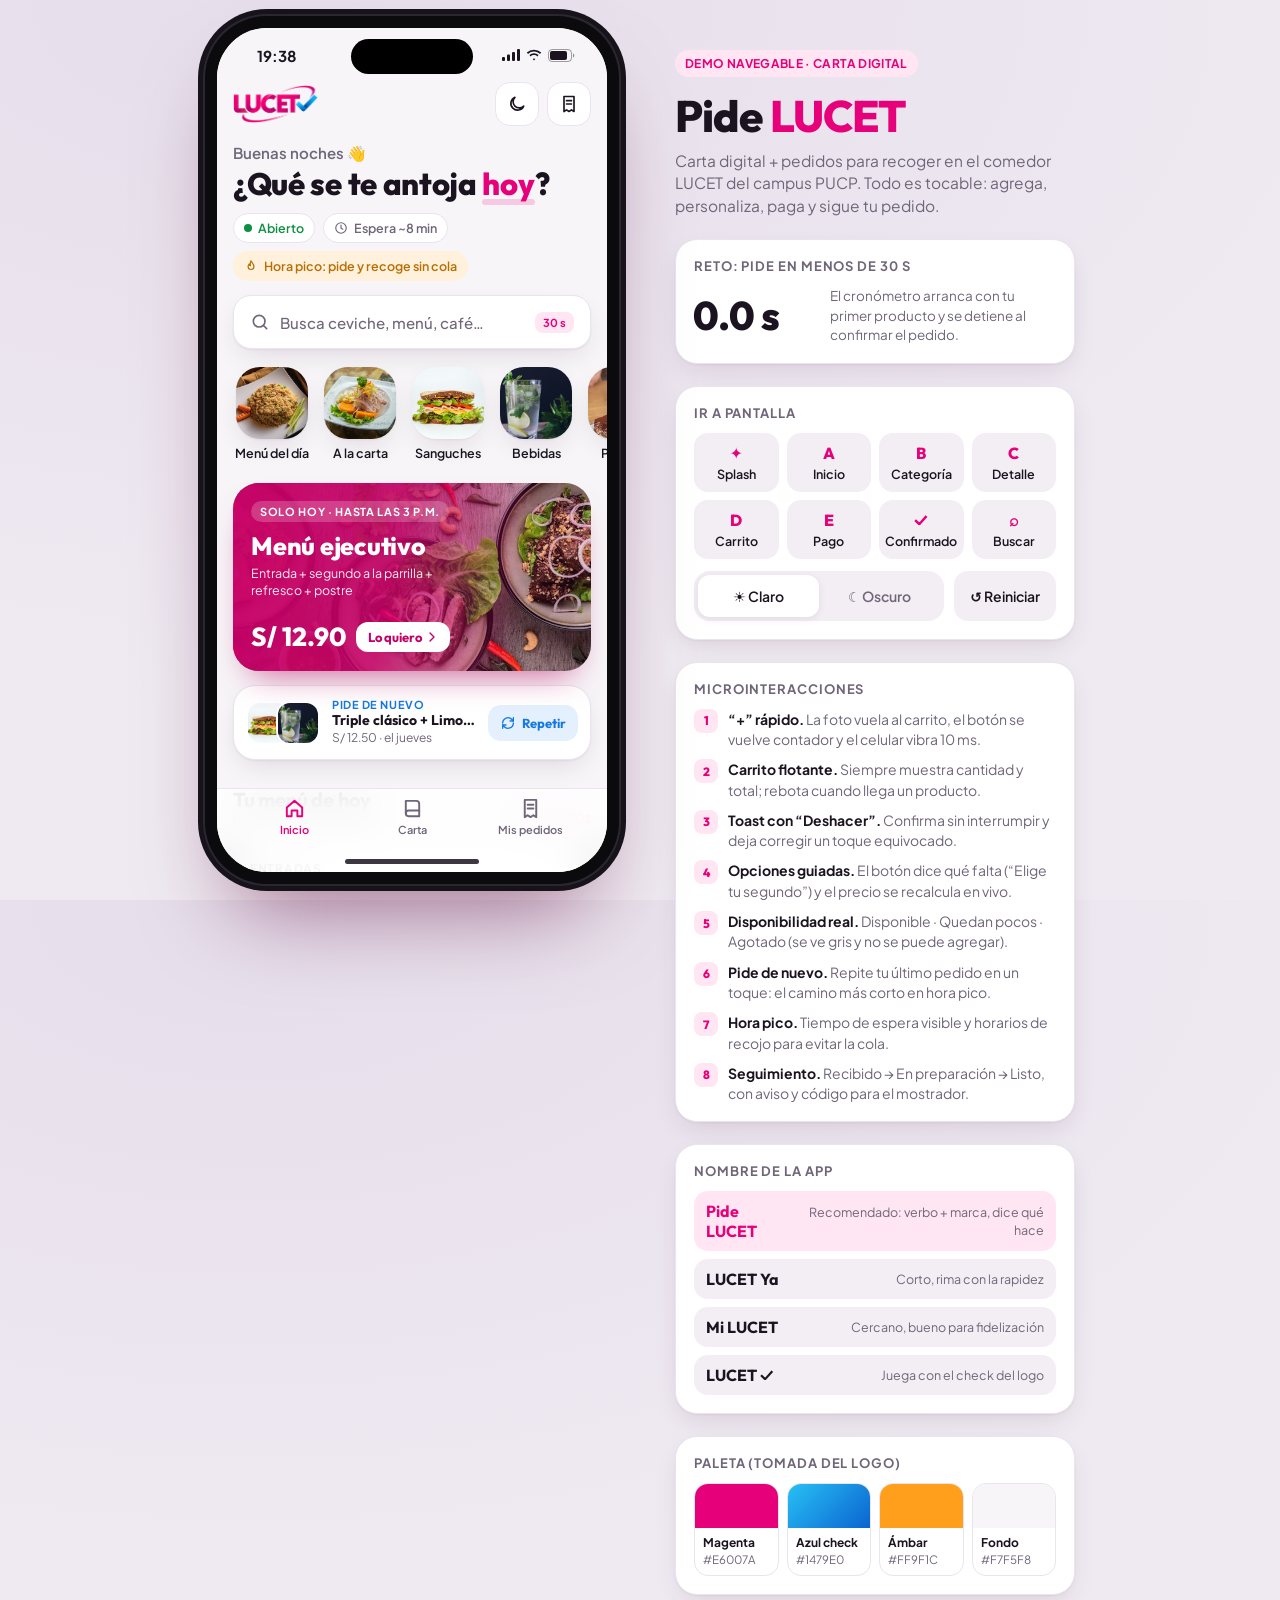
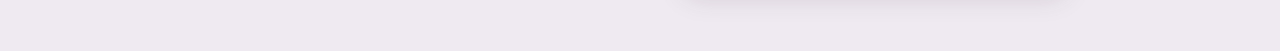
<file: demo/index.html>
<!doctype html>
<html lang="es">
<head>
<meta charset="utf-8">
<meta name="viewport" content="width=device-width, initial-scale=1, viewport-fit=cover">
<title>Pide LUCET</title>
<meta name="description" content="Demo navegable de la carta digital y app de pedidos de LUCET, campus PUCP.">
<link rel="preconnect" href="https://fonts.googleapis.com">
<link rel="preconnect" href="https://fonts.gstatic.com" crossorigin>
<link href="https://fonts.googleapis.com/css2?family=Outfit:wght@500;600;700;800&family=Plus+Jakarta+Sans:wght@400;500;600;700;800&display=swap" rel="stylesheet">
<style>
:root{
  --bg:#F7F5F8; --surface:#FFFFFF; --surface-2:#F2EEF4; --text:#1B1420; --muted:#6F6679; --line:#E9E4ED;
  --brand:#E6007A; --brand-ink:#FFFFFF; --brand-soft:#FFE6F2; --brand-deep:#B8005F;
  --blue:#1479E0; --blue-soft:#E4F0FD;
  --warm:#FF9F1C; --warm-soft:#FFF1DC;
  --ok:#0E8F44; --ok-soft:#E2F5E9; --warn:#B86E00; --warn-soft:#FFF1D6; --bad:#C8243C;
  --shadow:0 1px 2px rgba(60,10,40,.05),0 10px 28px -8px rgba(60,10,40,.14);
  --glass:rgba(255,255,255,.86);
  --page:#EFEAF2; --page-2:#E6DEEB;
  --ff-d:'Outfit',system-ui,sans-serif; --ff:'Plus Jakarta Sans',system-ui,sans-serif;
  --sb:50px; --tabh:84px;
  color-scheme:light;
}
@media (prefers-color-scheme:dark){
  :root:not([data-theme="light"]){
    --bg:#100C13; --surface:#1B1620; --surface-2:#262030; --text:#F6F1F8; --muted:#A99FB3; --line:#302839;
    --brand:#F2188A; --brand-ink:#FFFFFF; --brand-soft:#3A1028; --brand-deep:#A8005A;
    --blue:#4AA3FF; --blue-soft:#10263F; --warm:#FFB547; --warm-soft:#33240D;
    --ok:#3DD17A; --ok-soft:#0F2C1B; --warn:#FFB547; --warn-soft:#33240D; --bad:#FF6479;
    --shadow:0 1px 2px rgba(0,0,0,.4),0 10px 28px -8px rgba(0,0,0,.6);
    --glass:rgba(27,22,32,.86);
    --page:#0A080C; --page-2:#16111A;
    color-scheme:dark;
  }
}
:root[data-theme="dark"]{
  --bg:#100C13; --surface:#1B1620; --surface-2:#262030; --text:#F6F1F8; --muted:#A99FB3; --line:#302839;
  --brand:#F2188A; --brand-ink:#FFFFFF; --brand-soft:#3A1028; --brand-deep:#A8005A;
  --blue:#4AA3FF; --blue-soft:#10263F; --warm:#FFB547; --warm-soft:#33240D;
  --ok:#3DD17A; --ok-soft:#0F2C1B; --warn:#FFB547; --warn-soft:#33240D; --bad:#FF6479;
  --shadow:0 1px 2px rgba(0,0,0,.4),0 10px 28px -8px rgba(0,0,0,.6);
  --glass:rgba(27,22,32,.86);
  --page:#0A080C; --page-2:#16111A;
  color-scheme:dark;
}

*{box-sizing:border-box;margin:0;padding:0;-webkit-tap-highlight-color:transparent}
html,body{height:100%}
body{background:radial-gradient(1200px 700px at 20% 0%,var(--page-2),var(--page));color:var(--text);font:15px/1.45 var(--ff);-webkit-font-smoothing:antialiased;overflow-x:hidden}
button{font:inherit;color:inherit;background:none;border:0;cursor:pointer}
img{display:block;max-width:100%}
h1,h2,h3,h4{font-family:var(--ff-d);letter-spacing:-.01em;line-height:1.15}
.i{width:20px;height:20px;fill:none;stroke:currentColor;stroke-width:2;stroke-linecap:round;stroke-linejoin:round;flex:none}
.i.fill{fill:currentColor;stroke:none}
:focus-visible{outline:3px solid var(--blue);outline-offset:2px}

/* ---------- stage & device ---------- */
.stage{min-height:100vh;display:flex;align-items:flex-start;justify-content:center;gap:56px;padding:16px 24px}
.device{width:414px;height:868px;border-radius:62px;padding:12px;background:#0B0A0D;flex:none;position:relative;transform-origin:top center;
  box-shadow:0 0 0 2px #2B2631,0 0 0 7px #16131A,0 50px 90px -30px rgba(90,0,50,.55)}
.app{width:390px;height:844px;border-radius:50px;overflow:hidden;overflow:clip;position:relative;background:var(--bg);isolation:isolate}
.island{position:absolute;top:11px;left:50%;transform:translateX(-50%);width:122px;height:35px;border-radius:20px;background:#000;z-index:300}
.statusbar{position:absolute;inset:0 0 auto;height:var(--sb);display:flex;justify-content:space-between;align-items:center;padding:4px 32px 0 40px;font:700 15px var(--ff);z-index:290;pointer-events:none;transition:color .3s}
.statusbar .sb-r{display:flex;gap:6px;align-items:center}
.statusbar.on-photo{color:#fff}
.homebar{position:absolute;bottom:8px;left:50%;transform:translateX(-50%);width:134px;height:5px;border-radius:3px;background:var(--text);opacity:.85;z-index:290;pointer-events:none}

/* ---------- screens ---------- */
.screen{position:absolute;inset:0;background:var(--bg);display:flex;flex-direction:column;transform:translateX(100%);transition:transform .42s cubic-bezier(.2,.85,.25,1),filter .42s;will-change:transform}
.screen.on{transform:none}
.screen.on.under{transform:translateX(-24%);filter:brightness(.94)}
.screen.on.under.dim,.screen[data-name="home"].under.dim{transform:scale(.97);filter:brightness(.7)}
.screen.sheet{transform:translateY(100%)}
.screen.sheet.on{transform:none}
.screen.fade{transform:scale(1.04);opacity:0;transition:transform .45s cubic-bezier(.2,.85,.25,1),opacity .3s}
.screen.fade.on{transform:none;opacity:1}
.screen[data-name="home"]{transform:none}
.screen[data-name="home"].under{transform:translateX(-24%)}
.noanim .screen,.noanim .tabbar,.noanim .cartpill{transition:none!important}
.scroll{flex:1;overflow-y:auto;overflow-x:hidden;overscroll-behavior:contain;scrollbar-width:none}
.scroll::-webkit-scrollbar{display:none}
.hscroll{display:flex;gap:12px;overflow-x:auto;padding:0 16px;scroll-snap-type:x proximity;scrollbar-width:none;scroll-padding:16px}
.hscroll::-webkit-scrollbar{display:none}
.hscroll>*{scroll-snap-align:start;flex:none}
.spacer{height:170px}

/* ---------- common ---------- */
.ib{width:44px;height:44px;border-radius:15px;display:grid;place-items:center;background:var(--surface);border:1px solid var(--line);position:relative;flex:none;transition:transform .15s}
.ib:active{transform:scale(.92)}
.ib.glass{background:var(--glass);backdrop-filter:blur(10px);border-color:transparent}
.ib .badge{position:absolute;top:-5px;right:-5px;min-width:20px;height:20px;border-radius:10px;background:var(--brand);color:#fff;font:800 11px/20px var(--ff);text-align:center;padding:0 5px;border:2px solid var(--bg)}
.t-sun{display:none}
[data-dark="1"] .t-sun{display:block}
[data-dark="1"] .t-moon{display:none}
.card{background:var(--surface);border:1px solid var(--line);border-radius:22px;box-shadow:var(--shadow)}
.btn{height:58px;border-radius:19px;background:var(--brand);color:var(--brand-ink);font:700 16px var(--ff-d);width:100%;display:flex;align-items:center;justify-content:space-between;gap:10px;padding:0 22px;transition:transform .15s,background .2s,box-shadow .2s;box-shadow:0 10px 24px -10px color-mix(in srgb,var(--brand) 70%,transparent)}
.btn:active{transform:scale(.97)}
.btn.center{justify-content:center}
.btn.sm{height:50px;font-size:15px;border-radius:16px}
.btn.ghost{background:var(--surface-2);color:var(--text);box-shadow:none}
.btn:disabled{background:var(--surface-2);color:var(--muted);box-shadow:none;cursor:not-allowed}
.btn .amt{font-variant-numeric:tabular-nums;font-weight:800}
.link{color:var(--brand);font:700 14px var(--ff);padding:6px 0}
.bar{display:flex;align-items:center;gap:12px;padding:calc(var(--sb) + 6px) 16px 10px}
.bar-t{flex:1;min-width:0}
.bar-t h2{font-size:22px;font-weight:700}
.bar-t small{color:var(--muted);font-size:13px;display:block;white-space:nowrap;overflow:hidden;text-overflow:ellipsis}
.stick{position:sticky;top:0;z-index:5;background:color-mix(in srgb,var(--bg) 90%,transparent);backdrop-filter:blur(16px);-webkit-backdrop-filter:blur(16px);padding-bottom:10px}
.foot{position:absolute;left:0;right:0;bottom:0;padding:14px 16px calc(26px + env(safe-area-inset-bottom,0px));background:linear-gradient(to top,var(--bg) 70%,transparent);z-index:6;display:flex;gap:12px;align-items:center}

/* stock + tags */
.stock{display:inline-flex;align-items:center;gap:6px;font:700 11.5px var(--ff);padding:5px 9px;border-radius:999px;background:var(--glass);backdrop-filter:blur(8px);color:var(--ok)}
.stock i{width:7px;height:7px;border-radius:50%;background:currentColor;box-shadow:0 0 0 3px color-mix(in srgb,currentColor 22%,transparent)}
.stock.low{color:var(--warn)}
.stock.out{color:var(--muted)}
.tagb{display:inline-flex;align-items:center;gap:4px;font:800 11px var(--ff);padding:5px 9px;border-radius:999px;background:var(--brand);color:#fff}
.tagb .i{width:13px;height:13px}
.tagb.new{background:var(--blue)}
.tagb.veg{background:var(--ok)}

/* add controls */
.plus{width:42px;height:42px;border-radius:14px;background:var(--brand);color:#fff;display:grid;place-items:center;transition:transform .15s;box-shadow:0 8px 16px -8px var(--brand)}
.plus:active{transform:scale(.88)}
.plus .i{width:22px;height:22px;stroke-width:2.6}
.plus.wide{width:auto;padding:0 14px;display:flex;gap:6px;font:700 14px var(--ff-d)}
.plus.wide .i{width:18px;height:18px}
.stepper{display:inline-flex;align-items:center;background:var(--brand-soft);border-radius:14px;height:42px;animation:pop .28s cubic-bezier(.3,1.6,.5,1)}
.stepper button{width:40px;height:42px;display:grid;place-items:center;color:var(--brand)}
.stepper button .i{stroke-width:2.6}
.stepper b{min-width:22px;text-align:center;font:800 16px var(--ff-d);color:var(--brand);font-variant-numeric:tabular-nums}
.stepper.neutral{background:var(--surface-2)}
.stepper.neutral button,.stepper.neutral b{color:var(--text)}
.soldout{font:700 12.5px var(--ff);color:var(--muted);background:var(--surface-2);padding:10px 12px;border-radius:12px}
@keyframes pop{0%{transform:scale(.6);opacity:0}100%{transform:scale(1);opacity:1}}

/* ---------- home ---------- */
.hhead{display:flex;align-items:center;justify-content:space-between;padding:calc(var(--sb) + 4px) 16px 2px}
.hlogo{height:38px;width:auto}
.hbtns{display:flex;gap:8px}
.hello{padding:14px 16px 0}
.hello p{color:var(--muted);font-weight:600}
.hello h1{font-size:31px;font-weight:800;margin-top:2px}
.hello h1 span{color:var(--brand);position:relative;white-space:nowrap}
.hello h1 span::after{content:"";position:absolute;left:0;right:0;bottom:-2px;height:6px;border-radius:6px;background:var(--brand);opacity:.18}
.status{display:flex;gap:8px;padding:12px 16px 0;flex-wrap:wrap}
.status>span{display:inline-flex;align-items:center;gap:6px;font:600 12.5px var(--ff);color:var(--muted);background:var(--surface);border:1px solid var(--line);padding:6px 10px;border-radius:999px}
.status .i{width:14px;height:14px}
.status .live{color:var(--ok)}
.status .live i{width:8px;height:8px;border-radius:50%;background:var(--ok);animation:pulse 1.8s infinite}
.status .peak{color:var(--warn);background:var(--warm-soft);border-color:transparent}
@keyframes pulse{0%{box-shadow:0 0 0 0 color-mix(in srgb,var(--ok) 55%,transparent)}100%{box-shadow:0 0 0 8px transparent}}
.searchbar{margin:14px 16px 0;height:54px;border-radius:18px;background:var(--surface);border:1px solid var(--line);display:flex;align-items:center;gap:10px;padding:0 16px;color:var(--muted);width:calc(100% - 32px);text-align:left;font-weight:500;box-shadow:var(--shadow)}
.searchbar span{flex:1}
.searchbar kbd{font:700 11px var(--ff);background:var(--brand-soft);color:var(--brand);padding:4px 8px;border-radius:8px}
.cats{padding-top:18px;padding-bottom:4px;gap:10px}
.cat{width:78px;display:flex;flex-direction:column;align-items:center;gap:7px;font:600 12.5px/1.2 var(--ff);text-align:center}
.cimg{width:72px;height:72px;border-radius:24px;overflow:hidden;background:var(--surface-2);box-shadow:var(--shadow);transition:transform .18s}
.cimg img{width:100%;height:100%;object-fit:cover}
.cat:active .cimg{transform:scale(.92)}
.promo{margin:18px 16px 0;width:calc(100% - 32px);height:188px;border-radius:26px;overflow:hidden;position:relative;text-align:left;color:#fff;display:block;box-shadow:0 18px 34px -18px rgba(180,0,90,.7)}
.promo img{position:absolute;inset:0;width:100%;height:100%;object-fit:cover;transform:scale(1.02);transition:transform .6s}
.promo:active img{transform:scale(1.08)}
.promo::before{content:"";position:absolute;inset:0;background:linear-gradient(100deg,rgba(200,0,105,.97) 0%,rgba(200,0,105,.86) 44%,rgba(200,0,105,.1) 80%);z-index:1}
.promo-in{position:relative;z-index:2;padding:18px 18px;height:100%;display:flex;flex-direction:column;max-width:72%}
.kick{font:700 11px var(--ff);letter-spacing:.06em;text-transform:uppercase;background:rgba(255,255,255,.2);padding:4px 9px;border-radius:999px;align-self:flex-start}
.promo h2{font-size:25px;font-weight:800;margin-top:10px}
.promo p{font-size:12.5px;opacity:.92;margin-top:4px;line-height:1.35}
.promo-price{margin-top:auto;display:flex;align-items:center;gap:10px}
.promo-price b{font:800 26px var(--ff-d)}
.promo-price .go{display:inline-flex;align-items:center;gap:2px;background:#fff;color:#C20068;font:700 13px var(--ff-d);padding:7px 10px 7px 12px;border-radius:12px}
.promo-price .go .i{width:16px;height:16px}
.again{margin:14px 16px 0;padding:12px;display:flex;align-items:center;gap:12px}
.again-thumbs{display:flex;flex:none}
.again-thumbs img{width:44px;height:44px;border-radius:14px;object-fit:cover;border:2px solid var(--surface)}
.again-thumbs img+img{margin-left:-14px}
.again-txt{flex:1;min-width:0;display:flex;flex-direction:column}
.again-txt small{font:700 11px var(--ff);color:var(--blue);text-transform:uppercase;letter-spacing:.05em}
.again-txt b{font:700 14px var(--ff-d);white-space:nowrap;overflow:hidden;text-overflow:ellipsis}
.again-txt span{font-size:12px;color:var(--muted)}
.btn-mini{display:inline-flex;align-items:center;gap:6px;background:var(--blue-soft);color:var(--blue);font:700 13px var(--ff-d);padding:10px 12px;border-radius:13px;flex:none}
.btn-mini .i{width:16px;height:16px}
.sec{margin-top:28px}
.sec-h{display:flex;justify-content:space-between;align-items:flex-end;padding:0 16px 12px;gap:12px}
.sec-h h2{font-size:20px;font-weight:700}
.sec-h p{font-size:13px;color:var(--muted);margin-top:2px}
.today{margin:0 16px;padding:16px;display:flex;flex-direction:column;gap:14px}
.trow h4{font:700 12px var(--ff);text-transform:uppercase;letter-spacing:.06em;color:var(--muted);margin-bottom:8px}
.tlist{display:flex;gap:10px}
.titem{flex:1;min-width:0;text-align:center;font:600 11.5px/1.25 var(--ff)}
.titem img{width:100%;aspect-ratio:1;border-radius:16px;object-fit:cover;margin-bottom:6px}
.pops{padding-bottom:6px}
.mcard{width:164px;text-align:left;cursor:pointer}
.mimg{position:relative;height:124px;border-radius:20px;overflow:hidden;background:var(--surface-2)}
.mimg img{width:100%;height:100%;object-fit:cover;transition:transform .4s}
.mcard:active .mimg img{transform:scale(1.06)}
.rank{position:absolute;top:8px;left:8px;background:rgba(0,0,0,.55);backdrop-filter:blur(6px);color:#fff;font:800 12px var(--ff-d);padding:3px 8px;border-radius:9px}
.mimg .stock{position:absolute;left:8px;bottom:8px;font-size:10.5px;padding:4px 7px}
.mcard h3{font-size:15px;font-weight:600;margin:8px 2px 0;white-space:nowrap;overflow:hidden;text-overflow:ellipsis}
.mfoot{display:flex;align-items:center;justify-content:space-between;margin:4px 2px 0}
.mfoot b{font:800 16px var(--ff-d)}
.mfoot .plus{width:36px;height:36px;border-radius:12px}
.mfoot .stepper{height:36px}
.mfoot .stepper button{width:32px;height:36px}
.mfoot .stepper b{min-width:16px;font-size:14px}
.place{margin:0 16px;overflow:hidden}
.place img{width:100%;height:150px;object-fit:cover}
.place-in{padding:14px 16px 16px;display:flex;gap:12px;align-items:flex-start}
.place-in .pin{width:40px;height:40px;border-radius:13px;background:var(--brand-soft);color:var(--brand);display:grid;place-items:center;flex:none}
.place-in h3{font-size:16px}
.place-in p{font-size:13px;color:var(--muted)}
.place-in .hours{display:inline-flex;margin-top:6px;font:700 12px var(--ff);color:var(--ok)}

/* ---------- tab bar & pill ---------- */
.tabbar{position:absolute;left:0;right:0;bottom:0;height:var(--tabh);z-index:40;display:flex;padding:8px 18px 22px;background:var(--glass);backdrop-filter:blur(18px);-webkit-backdrop-filter:blur(18px);border-top:1px solid var(--line);transition:transform .35s cubic-bezier(.2,.85,.25,1)}
.tab{flex:1;display:flex;flex-direction:column;align-items:center;gap:3px;font:600 11px var(--ff);color:var(--muted);position:relative}
.tab .i{width:23px;height:23px}
.tab.on{color:var(--brand)}
.tab .dot{position:absolute;top:0;right:calc(50% - 20px);width:9px;height:9px;border-radius:50%;background:var(--ok);border:2px solid var(--surface);display:none}
.tab.live .dot{display:block}
.app.no-tab .tabbar{transform:translateY(110%)}
.cartpill{position:absolute;left:16px;right:16px;bottom:calc(var(--tabh) + 12px);height:62px;border-radius:21px;z-index:45;display:flex;align-items:center;gap:12px;padding:0 10px 0 12px;color:#fff;
  background:linear-gradient(120deg,var(--brand),var(--brand-deep));box-shadow:0 18px 30px -12px color-mix(in srgb,var(--brand) 80%,transparent);
  transform:translateY(140%);opacity:0;pointer-events:none;transition:transform .45s cubic-bezier(.3,1.35,.5,1),opacity .25s,bottom .35s}
.app.has-cart .cartpill{transform:none;opacity:1;pointer-events:auto}
.app.no-tab .cartpill{bottom:calc(22px + env(safe-area-inset-bottom,0px))}
.app.no-chrome .cartpill{transform:translateY(160%);opacity:0;pointer-events:none}
.cp-bag{width:42px;height:42px;border-radius:14px;background:rgba(255,255,255,.18);display:grid;place-items:center;position:relative}
.cp-bag b{position:absolute;top:-6px;right:-6px;min-width:22px;height:22px;border-radius:11px;background:#fff;color:var(--brand-deep);font:800 12px/22px var(--ff-d);text-align:center;padding:0 5px}
.cp-t{flex:1;text-align:left;font:700 16px var(--ff-d);line-height:1.1}
.cp-t small{display:block;font:500 12px var(--ff);opacity:.85}
.cp-total{font:800 17px var(--ff-d);background:rgba(0,0,0,.16);padding:10px 12px;border-radius:14px;font-variant-numeric:tabular-nums}
.cartpill.bump{animation:bump .45s cubic-bezier(.3,1.6,.5,1)}
.cartpill.bump .cp-bag b{animation:pop .35s}
@keyframes bump{0%{transform:scale(1)}35%{transform:scale(1.045)}100%{transform:scale(1)}}
.fly{position:absolute;width:48px;height:48px;border-radius:50%;background-size:cover;background-position:center;z-index:280;pointer-events:none;box-shadow:0 8px 20px rgba(0,0,0,.3);border:3px solid #fff}

/* toast */
.toast{position:absolute;left:14px;right:14px;top:calc(var(--sb) + 6px);z-index:260;background:#1F1824;color:#fff;border-radius:18px;padding:10px 10px 10px 10px;display:flex;align-items:center;gap:12px;box-shadow:0 18px 40px -12px rgba(0,0,0,.45);
  transform:translateY(calc(-100% - 90px));opacity:0;visibility:hidden;transition:transform .45s cubic-bezier(.3,1.3,.5,1),opacity .25s,visibility 0s .45s}
[data-dark="1"] .toast{background:#F6F1F8;color:#1B1420}
.toast.show{transform:none;opacity:1;visibility:visible;transition:transform .45s cubic-bezier(.3,1.3,.5,1),opacity .2s}
.toast img{width:40px;height:40px;border-radius:12px;object-fit:cover}
.toast .ok{width:40px;height:40px;border-radius:12px;background:var(--ok);display:grid;place-items:center;color:#fff}
.toast span{flex:1;font:600 14px/1.3 var(--ff)}
.toast span small{display:block;opacity:.7;font-weight:500;font-size:12px}
.toast button{font:700 13px var(--ff-d);color:#FF7CBC;padding:8px 10px;border-radius:10px;background:rgba(255,255,255,.1)}
[data-dark="1"] .toast button{color:var(--brand-deep);background:rgba(0,0,0,.06)}

/* splash */
.splash{position:absolute;inset:0;z-index:400;display:flex;flex-direction:column;align-items:center;justify-content:center;background:#2A0418;transition:opacity .5s,transform .6s}
.splash>img{position:absolute;inset:0;width:100%;height:100%;object-fit:cover;opacity:.55;filter:saturate(.8)}
.splash::before{content:"";position:absolute;inset:0;background:linear-gradient(170deg,rgba(230,0,122,.55),rgba(40,4,26,.92) 70%);z-index:1}
.splash>*{position:relative;z-index:2}
.splash .lg{background:#fff;border-radius:30px;padding:22px 26px;box-shadow:0 30px 60px -20px rgba(0,0,0,.6);animation:rise .8s cubic-bezier(.2,1.3,.4,1) both}
.splash .lg img{width:210px}
.splash h2{color:#fff;font-size:26px;font-weight:800;margin-top:26px;animation:rise .8s .12s both}
.splash p{color:rgba(255,255,255,.8);margin-top:6px;animation:rise .8s .2s both}
.splash .load{width:120px;height:4px;border-radius:4px;background:rgba(255,255,255,.2);margin-top:30px;overflow:hidden}
.splash .load i{display:block;height:100%;width:40%;border-radius:4px;background:#fff;animation:load 1.1s ease-in-out infinite}
.splash small{position:absolute;bottom:44px;color:rgba(255,255,255,.65);font-size:12px;z-index:2}
.splash.hide{opacity:0;transform:scale(1.06);pointer-events:none}
@keyframes rise{from{opacity:0;transform:translateY(18px) scale(.96)}to{opacity:1;transform:none}}
@keyframes load{0%{transform:translateX(-110%)}100%{transform:translateX(260%)}}

/* ---------- category ---------- */
.ctabs{gap:8px;padding-top:2px}
.ctab{display:flex;align-items:center;gap:8px;height:44px;padding:0 14px 0 5px;border-radius:15px;background:var(--surface);border:1px solid var(--line);font:600 14px var(--ff);white-space:nowrap;transition:background .2s,color .2s}
.ctab img{width:34px;height:34px;border-radius:11px;object-fit:cover}
.ctab.on{background:var(--text);color:var(--bg);border-color:var(--text)}
.filters{gap:8px;padding-top:10px}
.fchip{display:inline-flex;align-items:center;gap:6px;height:36px;padding:0 13px;border-radius:12px;background:var(--surface-2);font:600 13px var(--ff);color:var(--muted);white-space:nowrap;transition:all .2s}
.fchip .i{width:15px;height:15px}
.fchip.on{background:var(--brand-soft);color:var(--brand);box-shadow:inset 0 0 0 1.5px var(--brand)}
.plist{display:flex;flex-direction:column;gap:16px;padding:8px 16px 0}
.pcard{background:var(--surface);border:1px solid var(--line);border-radius:24px;overflow:hidden;box-shadow:var(--shadow);cursor:pointer;animation:rise .45s both}
.pimg{position:relative;height:178px;overflow:hidden;background:var(--surface-2)}
.pimg img{width:100%;height:100%;object-fit:cover;transition:transform .5s}
.pcard:active .pimg img{transform:scale(1.04)}
.pimg .stock{position:absolute;left:12px;top:12px}
.pimg .tags{position:absolute;right:12px;top:12px;display:flex;gap:6px}
.pimg .eta{position:absolute;right:12px;bottom:12px;display:inline-flex;gap:5px;align-items:center;font:700 11.5px var(--ff);background:rgba(0,0,0,.55);color:#fff;padding:5px 9px;border-radius:999px;backdrop-filter:blur(6px)}
.pimg .eta .i{width:13px;height:13px}
.pcard.out .pimg img{filter:grayscale(1) brightness(.9);opacity:.7}
.pcard.out h3,.pcard.out .price{color:var(--muted)}
.pbody{padding:14px 16px 16px}
.pbody h3{font-size:18px;font-weight:700}
.pbody p{font-size:13.5px;color:var(--muted);margin-top:4px;display:-webkit-box;-webkit-line-clamp:2;-webkit-box-orient:vertical;overflow:hidden}
.pfoot{display:flex;align-items:center;justify-content:space-between;margin-top:12px}
.price{font:800 20px var(--ff-d);font-variant-numeric:tabular-nums}
.price small{font:600 12px var(--ff);color:var(--muted);margin-left:6px}
.empty{text-align:center;padding:50px 30px;color:var(--muted)}
.empty .big{width:84px;height:84px;border-radius:28px;background:var(--brand-soft);color:var(--brand);display:grid;place-items:center;margin:0 auto 16px}
.empty .big .i{width:38px;height:38px}
.empty h3{color:var(--text);font-size:19px;margin-bottom:6px}
.empty .btn{margin-top:18px}

/* ---------- detail ---------- */
.hero{position:relative;height:330px;background:var(--surface-2)}
.hero img{width:100%;height:100%;object-fit:cover}
.hero::before{content:"";position:absolute;inset:0 0 auto;height:120px;background:linear-gradient(rgba(0,0,0,.45),transparent);z-index:1}
.hero-top{position:absolute;left:16px;right:16px;top:calc(var(--sb) + 4px);display:flex;justify-content:space-between;z-index:2}
.hero .stock{position:absolute;left:16px;bottom:40px;z-index:2}
.ib.fav.on{color:var(--brand)}
.ib.fav.on .i{fill:currentColor;animation:pop .35s}
.dsheet{position:relative;margin-top:-26px;background:var(--bg);border-radius:28px 28px 0 0;padding:22px 16px 0;z-index:3}
.dtitle{display:flex;justify-content:space-between;gap:12px;align-items:flex-start}
.dtitle h1{font-size:27px;font-weight:800}
.dprice{font:800 24px var(--ff-d);color:var(--brand);white-space:nowrap}
.meta{display:flex;gap:14px;margin-top:10px;font:600 13px var(--ff);color:var(--muted);flex-wrap:wrap}
.meta span{display:inline-flex;gap:5px;align-items:center}
.meta .i{width:15px;height:15px}
.meta .star{color:var(--warm)}
.ddesc{margin-top:12px;color:var(--muted);font-size:14.5px}
.grp{margin-top:26px}
.grp-h{display:flex;justify-content:space-between;align-items:center;margin-bottom:10px;gap:10px}
.grp-h h3{font-size:17px;font-weight:700}
.grp-h small{color:var(--muted);font-size:12.5px}
.req{font:700 11px var(--ff);padding:5px 9px;border-radius:999px;background:var(--brand-soft);color:var(--brand);white-space:nowrap;display:inline-flex;gap:4px;align-items:center;transition:all .25s}
.req.done{background:var(--ok-soft);color:var(--ok)}
.req.optional{background:var(--surface-2);color:var(--muted)}
.req .i{width:13px;height:13px;stroke-width:3}
.olist{background:var(--surface);border:1px solid var(--line);border-radius:20px;overflow:hidden}
.opt{display:flex;align-items:center;gap:12px;width:100%;text-align:left;padding:14px 16px;min-height:56px}
.opt+.opt{border-top:1px solid var(--line)}
.opt-l{flex:1;font-weight:600}
.opt-l small{display:block;color:var(--muted);font-weight:500;font-size:12px}
.opt-r{font:600 13px var(--ff);color:var(--muted)}
.tick{width:24px;height:24px;border-radius:50%;border:2px solid var(--line);display:grid;place-items:center;flex:none;transition:all .2s;color:#fff}
.tick.sq{border-radius:8px}
.tick .i{width:14px;height:14px;stroke-width:3.2;opacity:0;transform:scale(.4);transition:all .2s}
.opt.on .tick{background:var(--brand);border-color:var(--brand)}
.opt.on .tick .i{opacity:1;transform:none}
.chips{display:flex;flex-wrap:wrap;gap:8px}
.chip{height:44px;padding:0 15px;border-radius:14px;background:var(--surface);border:1px solid var(--line);font:600 14px var(--ff);transition:all .2s;display:inline-flex;align-items:center;gap:6px}
.chip small{color:var(--muted);font-weight:600}
.chip.on{background:var(--brand-soft);border-color:var(--brand);color:var(--brand);box-shadow:inset 0 0 0 1px var(--brand)}
.chip.on small{color:var(--brand)}
.ocards{display:flex;gap:10px;overflow-x:auto;margin:0 -16px;padding:2px 16px 4px;scrollbar-width:none}
.ocards::-webkit-scrollbar{display:none}
.ocard{width:118px;flex:none;text-align:left;border-radius:18px;padding:6px;background:var(--surface);border:1px solid var(--line);transition:all .2s;position:relative}
.ocard img{width:100%;height:84px;border-radius:13px;object-fit:cover}
.ocard b{display:block;font:600 13px/1.25 var(--ff);margin:7px 4px 0;min-height:32px}
.ocard small{display:block;margin:0 4px 3px;font:600 12px var(--ff);color:var(--muted)}
.ocard .tick{position:absolute;top:12px;right:12px;background:rgba(255,255,255,.85);border-color:transparent}
.ocard.on{border-color:var(--brand);box-shadow:inset 0 0 0 1.5px var(--brand);background:var(--brand-soft)}
.ocard.on .tick{background:var(--brand)}
.ocard.on .tick .i{opacity:1;transform:none}
.aji{display:grid;grid-template-columns:repeat(4,1fr);gap:8px}
.ajib{height:74px;border-radius:16px;background:var(--surface);border:1px solid var(--line);display:flex;flex-direction:column;align-items:center;justify-content:center;gap:4px;font:600 12.5px var(--ff);transition:all .2s}
.ajib .fl{display:flex;color:var(--muted);height:18px;align-items:center}
.ajib .fl .i{width:16px;height:16px;margin:0 -2px}
.ajib.on{color:#fff;border-color:transparent}
.ajib.on .fl{color:#fff}
.ajib.on[data-lv="0"]{background:var(--ok)}
.ajib.on[data-lv="1"]{background:#F2A600}
.ajib.on[data-lv="2"]{background:#EE6A12}
.ajib.on[data-lv="3"]{background:#D7263D;animation:shake .4s}
@keyframes shake{25%{transform:rotate(-3deg)}75%{transform:rotate(3deg)}}
.notef{display:block;margin-top:26px}
.notef h3{font-size:17px;margin-bottom:10px}
textarea,input[type=text],input[type=tel]{width:100%;border:1px solid var(--line);background:var(--surface);color:var(--text);border-radius:16px;padding:13px 14px;font:500 14.5px var(--ff);resize:none}
textarea{min-height:76px}
textarea::placeholder,input::placeholder{color:var(--muted)}
.dfoot .stepper{height:58px;border-radius:19px;flex:none}
.dfoot .stepper button{width:46px;height:58px}
.dfoot .btn{flex:1}

/* ---------- cart ---------- */
.cblock{margin:0 16px 14px}
.pick{padding:14px}
.pick-h{display:flex;gap:12px;align-items:center}
.pick-h .pin{width:42px;height:42px;border-radius:14px;background:var(--brand-soft);color:var(--brand);display:grid;place-items:center;flex:none}
.pick-h b{font:700 15px var(--ff-d);display:block}
.pick-h span{font-size:12.5px;color:var(--muted)}
.slots{display:flex;gap:8px;overflow-x:auto;margin:12px -14px 0;padding:0 14px;scrollbar-width:none}
.slots::-webkit-scrollbar{display:none}
.slot{flex:none;border-radius:14px;border:1px solid var(--line);background:var(--bg);padding:8px 12px;text-align:left;min-width:92px;transition:all .2s}
.slot b{display:block;font:700 14px var(--ff-d)}
.slot small{font-size:11.5px;color:var(--muted)}
.slot.on{border-color:var(--brand);background:var(--brand-soft);box-shadow:inset 0 0 0 1px var(--brand)}
.slot.on b,.slot.on small{color:var(--brand)}
.seg{display:flex;background:var(--surface-2);border-radius:16px;padding:4px;margin-top:12px}
.seg button{flex:1;height:42px;border-radius:12px;font:600 14px var(--ff);color:var(--muted);display:flex;align-items:center;justify-content:center;gap:6px;transition:all .2s}
.seg button .i{width:17px;height:17px}
.seg button.on{background:var(--surface);color:var(--text);box-shadow:0 2px 8px rgba(0,0,0,.08)}
.lines{padding:4px 14px}
.line{display:flex;gap:12px;padding:12px 0;align-items:center}
.line+.line{border-top:1px solid var(--line)}
.line>img{width:64px;height:64px;border-radius:16px;object-fit:cover;flex:none}
.line-m{flex:1;min-width:0}
.line-m b{font:700 15px var(--ff-d);display:block}
.line-m small{display:block;font-size:12px;color:var(--muted);line-height:1.35;margin-top:2px}
.line-m .lp{font:800 15px var(--ff-d);margin-top:4px;display:block;font-variant-numeric:tabular-nums}
.line .stepper{height:38px;border-radius:12px}
.line .stepper button{width:34px;height:38px}
.line .stepper .i{width:17px;height:17px}
.upsell{gap:10px;padding:0 16px 4px}
.ups{width:132px;padding:6px;border-radius:18px;background:var(--surface);border:1px solid var(--line);text-align:left}
.ups img{width:100%;height:78px;border-radius:13px;object-fit:cover}
.ups b{display:block;font:600 13px var(--ff);margin:6px 4px 0;white-space:nowrap;overflow:hidden;text-overflow:ellipsis}
.ups-f{display:flex;justify-content:space-between;align-items:center;margin:2px 2px 2px 4px}
.ups-f span{font:800 14px var(--ff-d)}
.ups .plus{width:32px;height:32px;border-radius:11px}
.ups .plus .i{width:18px;height:18px}
.ups .stepper{height:32px;border-radius:11px}
.ups .stepper button{width:26px;height:32px}
.ups .stepper b{min-width:12px;font-size:13px}
.ups .stepper .i{width:15px;height:15px}
.hblock{font:700 16px var(--ff-d);margin:22px 16px 10px}
.toggle{display:flex;align-items:center;gap:12px;padding:14px;width:100%;text-align:left}
.toggle .tt{flex:1}
.toggle .tt b{display:block;font:600 14.5px var(--ff)}
.toggle .tt small{color:var(--muted);font-size:12.5px}
.sw{width:50px;height:30px;border-radius:15px;background:var(--line);position:relative;transition:background .25s;flex:none}
.sw::after{content:"";position:absolute;top:3px;left:3px;width:24px;height:24px;border-radius:50%;background:#fff;box-shadow:0 2px 6px rgba(0,0,0,.2);transition:transform .25s cubic-bezier(.3,1.4,.5,1)}
.toggle.on .sw{background:var(--ok)}
.toggle.on .sw::after{transform:translateX(20px)}
.totals{padding:14px 16px;display:flex;flex-direction:column;gap:8px;font-size:14px}
.totals div{display:flex;justify-content:space-between;color:var(--muted);font-variant-numeric:tabular-nums}
.totals .free{color:var(--ok);font-weight:700}
.totals .tot{color:var(--text);font:800 20px var(--ff-d);padding-top:10px;border-top:1px dashed var(--line);margin-top:4px}

/* ---------- checkout ---------- */
.sum-h{display:flex;justify-content:space-between;align-items:center;padding:14px 16px;width:100%;text-align:left}
.sum-h b{font:700 15px var(--ff-d)}
.sum-h span{font-size:12.5px;color:var(--muted);display:block}
.sum-h .i{transition:transform .25s;color:var(--muted)}
.sum.open .sum-h .i{transform:rotate(90deg)}
.sum-b{display:none;padding:0 16px 14px}
.sum.open .sum-b{display:block}
.sum-b div{display:flex;justify-content:space-between;font-size:13.5px;padding:5px 0;gap:10px}
.sum-b div span:first-child{color:var(--muted)}
.sum-b div b{font-weight:700;font-variant-numeric:tabular-nums}
.infos{display:grid;grid-template-columns:1fr 1fr;gap:10px;margin:0 16px 14px}
.info{padding:12px 14px}
.info small{display:block;color:var(--muted);font-size:11.5px;font-weight:600}
.info b{font:700 15px var(--ff-d)}
.pays{display:flex;flex-direction:column;gap:10px;margin:0 16px}
.pay{padding:14px;display:flex;flex-direction:column;gap:12px;text-align:left;width:100%;border-radius:20px;background:var(--surface);border:1px solid var(--line);transition:all .2s}
.pay.on{border-color:var(--brand);box-shadow:inset 0 0 0 1px var(--brand),var(--shadow)}
.pay-r{display:flex;align-items:center;gap:12px;width:100%}
.plogo{width:46px;height:46px;border-radius:14px;display:grid;place-items:center;font:800 14px var(--ff-d);color:#fff;flex:none}
.plogo.yape{background:#742284;font-style:italic;letter-spacing:-.02em}
.plogo.plin{background:linear-gradient(135deg,#00C6C3,#2C6BD6);letter-spacing:-.02em}
.plogo.card{background:var(--blue-soft);color:var(--blue)}
.plogo.cash{background:var(--ok-soft);color:var(--ok)}
.pay-t{flex:1}
.pay-t b{display:block;font:700 15px var(--ff-d)}
.pay-t small{font-size:12.5px;color:var(--muted)}
.pay .tick{margin-left:auto}
.pay.on .tick{background:var(--brand);border-color:var(--brand)}
.pay.on .tick .i{opacity:1;transform:none}
.pay-x{display:none;font-size:13px;color:var(--muted)}
.pay.on .pay-x{display:block;animation:rise .3s}
.pay-x .fld{display:flex;align-items:center;gap:8px;margin-top:6px}
.pay-x .fld span{font:700 14px var(--ff);color:var(--text);background:var(--surface-2);padding:13px 12px;border-radius:14px}
.cardsv{display:flex;align-items:center;gap:10px;background:var(--surface-2);border-radius:14px;padding:12px;color:var(--text);font-weight:600}
.cardsv em{font-style:normal;font:800 11px var(--ff);background:#1A1F71;color:#fff;padding:3px 6px;border-radius:5px}
.legal{text-align:center;font-size:11.5px;color:var(--muted);margin:14px 30px 0}
.spin{width:22px;height:22px;border-radius:50%;border:3px solid rgba(255,255,255,.35);border-top-color:#fff;animation:rot .8s linear infinite}
@keyframes rot{to{transform:rotate(360deg)}}

/* ---------- success ---------- */
.succ-top{padding:calc(var(--sb) + 26px) 16px 10px;text-align:center}
.okc{width:98px;height:98px;margin:0 auto;border-radius:50%;background:linear-gradient(135deg,#27C0F5,#0B64D0);display:grid;place-items:center;box-shadow:0 20px 40px -14px #0B64D0;animation:pop .5s cubic-bezier(.3,1.6,.5,1) both;position:relative}
.okc svg{width:52px;height:52px;stroke:#fff;stroke-width:3.2;fill:none;stroke-linecap:round;stroke-linejoin:round}
.okc path{stroke-dasharray:30;stroke-dashoffset:30;animation:draw .5s .35s forwards}
.okc::before,.okc::after{content:"";position:absolute;inset:-14px;border-radius:50%;border:2px solid #27C0F5;opacity:0;animation:ring 1.2s .3s ease-out}
.okc::after{animation-delay:.5s;border-color:var(--brand)}
@keyframes draw{to{stroke-dashoffset:0}}
@keyframes ring{0%{opacity:.8;transform:scale(.7)}100%{opacity:0;transform:scale(1.35)}}
.succ-top h1{font-size:27px;font-weight:800;margin-top:20px}
.succ-top p{color:var(--muted);margin-top:4px}
.ticket{margin:18px 16px 0;padding:18px;display:flex;gap:16px;align-items:center;position:relative}
.ticket .code small{display:block;font:700 11.5px var(--ff);color:var(--muted);text-transform:uppercase;letter-spacing:.06em}
.ticket .code b{display:block;font:800 42px/1.05 var(--ff-d);color:var(--brand);letter-spacing:.01em}
.ticket .code span{font-size:12.5px;color:var(--muted)}
.ticket svg{width:112px;height:112px;flex:none;margin-left:auto;border-radius:10px;background:#fff;padding:6px}
.timeline{margin:14px 16px 0;padding:16px 16px 6px}
.tl{display:flex;gap:14px;position:relative;padding-bottom:16px}
.tl::before{content:"";position:absolute;left:15px;top:32px;bottom:0;width:2px;background:var(--line)}
.tl:last-child::before{display:none}
.tl.done::before{background:var(--ok)}
.tl .dotc{width:32px;height:32px;border-radius:50%;display:grid;place-items:center;background:var(--surface-2);color:var(--muted);flex:none;transition:all .35s}
.tl .dotc .i{width:17px;height:17px}
.tl.done .dotc{background:var(--ok);color:#fff}
.tl.now .dotc{background:var(--brand);color:#fff;box-shadow:0 0 0 6px var(--brand-soft);animation:beat 1.2s infinite}
@keyframes beat{50%{box-shadow:0 0 0 10px transparent}}
.tl b{display:block;font:700 15px var(--ff-d)}
.tl small{color:var(--muted);font-size:12.5px}
.tl.wait b{color:var(--muted)}
.ready{background:linear-gradient(135deg,var(--ok),#0A7A39);color:#fff;border:0}
.ready .code b,.ready .code small,.ready .code span{color:#fff}

/* ---------- search ---------- */
.sfield{flex:1;display:flex;align-items:center;gap:8px;background:var(--surface);border:1.5px solid var(--brand);border-radius:16px;padding:0 12px;height:48px;box-shadow:0 0 0 4px var(--brand-soft)}
.sfield input{border:0;background:none;padding:0;height:100%;border-radius:0;box-shadow:none;outline:none}
.sugg{display:flex;flex-wrap:wrap;gap:8px;padding:6px 16px 0}
.sres{padding:8px 16px 0;display:flex;flex-direction:column;gap:10px}
.srow{display:flex;gap:12px;align-items:center;padding:8px;cursor:pointer}
.srow img{width:70px;height:70px;border-radius:16px;object-fit:cover;flex:none}
.srow.out img{filter:grayscale(1);opacity:.7}
.srow .sm{flex:1;min-width:0}
.srow .sm b{display:block;font:700 15px var(--ff-d)}
.srow .sm small{display:block;font-size:12px;color:var(--muted);white-space:nowrap;overflow:hidden;text-overflow:ellipsis}
.srow .sm .p{font:800 15px var(--ff-d);margin-top:3px;display:block}
.slabel{font:700 12px var(--ff);color:var(--muted);text-transform:uppercase;letter-spacing:.06em;padding:18px 16px 8px}

/* ---------- side panel ---------- */
.panel{width:400px;padding:34px 0 40px;color:var(--text)}
.panel .kick2{display:inline-flex;gap:8px;align-items:center;font:700 12px var(--ff);color:var(--brand);background:var(--brand-soft);padding:6px 10px;border-radius:999px;letter-spacing:.03em}
.panel h1{font-size:44px;font-weight:800;margin-top:14px;letter-spacing:-.02em}
.panel h1 span{color:var(--brand)}
.panel .lead{color:var(--muted);margin-top:8px;font-size:15.5px;max-width:36ch}
.pbox{margin-top:22px;background:var(--surface);border:1px solid var(--line);border-radius:22px;padding:18px;box-shadow:var(--shadow)}
.pbox h3{font:700 13px var(--ff);text-transform:uppercase;letter-spacing:.07em;color:var(--muted);margin-bottom:12px}
.jump{display:grid;grid-template-columns:repeat(4,1fr);gap:8px}
.jump button{border-radius:14px;background:var(--surface-2);padding:10px 6px;font:600 12.5px/1.2 var(--ff);display:flex;flex-direction:column;align-items:center;gap:4px;transition:all .15s}
.jump button b{font:800 16px var(--ff-d);color:var(--brand)}
.jump button:hover{background:var(--brand-soft)}
.timer{display:flex;align-items:center;gap:16px}
.timer .tv{font:800 40px var(--ff-d);font-variant-numeric:tabular-nums;min-width:120px}
.timer .tv.good{color:var(--ok)}
.timer p{font-size:13.5px;color:var(--muted)}
.row2{display:flex;gap:10px;margin-top:0}
.row2 .seg{margin:0;flex:1}
.resetb{border-radius:14px;background:var(--surface-2);padding:0 16px;font:600 14px var(--ff);display:inline-flex;align-items:center;gap:6px}
.micro{list-style:none;display:flex;flex-direction:column;gap:10px;font-size:14px}
.micro li{display:flex;gap:10px}
.micro li i{font-style:normal;flex:none;width:24px;height:24px;border-radius:8px;background:var(--brand-soft);color:var(--brand);display:grid;place-items:center;font:800 12px var(--ff-d)}
.micro b{font-weight:700}
.micro span{color:var(--muted)}
.names{display:flex;flex-direction:column;gap:8px}
.name{display:flex;justify-content:space-between;align-items:center;gap:10px;padding:10px 12px;border-radius:14px;background:var(--surface-2)}
.name b{font:700 16px var(--ff-d)}
.name span{font-size:12.5px;color:var(--muted);text-align:right}
.name.top{background:var(--brand-soft)}
.name.top b{color:var(--brand)}
.sw4{display:grid;grid-template-columns:repeat(4,1fr);gap:8px}
.sw4 div{border-radius:14px;overflow:hidden;border:1px solid var(--line);font-size:11.5px}
.sw4 div i{display:block;height:44px}
.sw4 div span{display:block;padding:6px 8px;color:var(--muted)}
.sw4 div span b{display:block;color:var(--text);font-size:12px}

@media (max-width:980px){.panel{display:none}}
@media (max-width:520px){
  :root{--sb:env(safe-area-inset-top,0px);--tabh:calc(64px + env(safe-area-inset-bottom,0px))}
  html,body{overflow:hidden;overscroll-behavior:none}
  body{background:var(--bg)}
  .stage{padding:0;display:block;height:100%;min-height:0}
  .device{width:100%;height:100%;border-radius:0;padding:0;background:none;box-shadow:none;transform:none!important;margin:0!important}
  .app{width:100%;height:100%;border-radius:0}
  .island,.statusbar,.homebar{display:none}
  .tabbar{padding-bottom:calc(8px + env(safe-area-inset-bottom,0px))}
  .bar,.hhead{padding-top:calc(var(--sb) + 12px)}
}
@media (prefers-reduced-motion:reduce){*{animation-duration:.01ms!important;transition-duration:.01ms!important}}
</style>
</head>
<body>
<div class="stage">
  <div class="device" id="device">
    <div class="app" id="app">
      <div class="island"></div>
      <div class="statusbar" id="statusbar"><span id="clock">12:41</span><span class="sb-r">
        <svg width="18" height="12" viewBox="0 0 18 12" fill="currentColor"><rect x="0" y="8" width="3" height="4" rx="1"/><rect x="5" y="5.5" width="3" height="6.5" rx="1"/><rect x="10" y="3" width="3" height="9" rx="1"/><rect x="15" y="0" width="3" height="12" rx="1"/></svg>
        <svg width="16" height="12" viewBox="0 0 16 12" fill="currentColor"><path d="M8 2.5c2.3 0 4.4.9 6 2.4l1.2-1.3A10.4 10.4 0 0 0 8 .7 10.4 10.4 0 0 0 .8 3.6L2 4.9A8.6 8.6 0 0 1 8 2.5zm0 3.6c1.3 0 2.5.5 3.4 1.3l1.2-1.3A6.7 6.7 0 0 0 8 4.3a6.7 6.7 0 0 0-4.6 1.8l1.2 1.3c.9-.8 2.1-1.3 3.4-1.3zm0 3.5c-.5 0-1 .2-1.3.5L8 11.5l1.3-1.4c-.3-.3-.8-.5-1.3-.5z"/></svg>
        <svg width="27" height="13" viewBox="0 0 27 13" fill="none"><rect x=".5" y=".5" width="23" height="12" rx="3.5" stroke="currentColor" opacity=".4"/><rect x="2" y="2" width="17" height="9" rx="2" fill="currentColor"/><path d="M25 4.5v4c.8-.3 1.3-1.1 1.3-2s-.5-1.7-1.3-2z" fill="currentColor" opacity=".45"/></svg>
      </span></div>

      <section class="screen on" data-name="home"></section>
      <section class="screen" data-name="category"></section>
      <section class="screen" data-name="search"></section>
      <section class="screen sheet" data-name="detail"></section>
      <section class="screen" data-name="cart"></section>
      <section class="screen" data-name="checkout"></section>
      <section class="screen fade" data-name="success"></section>

      <button class="cartpill" id="cartpill" data-act="cart" aria-label="Ver carrito">
        <span class="cp-bag"><svg class="i" viewBox="0 0 24 24"><path d="M6 8h12l-1.2 12H7.2z"/><path d="M9 8V7a3 3 0 0 1 6 0v1"/></svg><b id="cp-count">0</b></span>
        <span class="cp-t">Ver mi pedido<small id="cp-sub">Recoge en ~12 min</small></span>
        <span class="cp-total" id="cp-total">S/ 0.00</span>
      </button>

      <nav class="tabbar" id="tabbar">
        <button class="tab on" data-act="tab" data-id="home"><svg class="i" viewBox="0 0 24 24"><path d="M4 11l8-7 8 7v9h-5v-6H9v6H4z"/></svg>Inicio</button>
        <button class="tab" data-act="tab" data-id="carta"><svg class="i" viewBox="0 0 24 24"><path d="M5 4h11a3 3 0 0 1 3 3v13H8a3 3 0 0 1-3-3z"/><path d="M5 17a3 3 0 0 1 3-3h11"/></svg>Carta</button>
        <button class="tab" data-act="tab" data-id="orders"><span class="dot"></span><svg class="i" viewBox="0 0 24 24"><path d="M6 3h12v18l-3-2-3 2-3-2-3 2z"/><path d="M9 8h6M9 12h6"/></svg>Mis pedidos</button>
      </nav>

      <div class="toast" id="toast" role="status" aria-live="polite"></div>

      <div class="splash" id="splash">
        <img src="img/campus-pucp.jpg" alt="">
        <div class="lg"><img src="img/logo.png" alt="LUCET"></div>
        <h2>Pide LUCET</h2>
        <p>Tu comedor, en tu bolsillo</p>
        <div class="load"><i></i></div>
        <small>Campus PUCP · San Miguel</small>
      </div>
      <div class="homebar"></div>
    </div>
  </div>

  <aside class="panel" aria-label="Guía del demo">
    <span class="kick2">DEMO NAVEGABLE · CARTA DIGITAL</span>
    <h1>Pide <span>LUCET</span></h1>
    <p class="lead">Carta digital + pedidos para recoger en el comedor LUCET del campus PUCP. Todo es tocable: agrega, personaliza, paga y sigue tu pedido.</p>

    <div class="pbox">
      <h3>Reto: pide en menos de 30 s</h3>
      <div class="timer"><div class="tv" id="tv">0.0 s</div><p id="tvp">El cronómetro arranca con tu primer producto y se detiene al confirmar el pedido.</p></div>
    </div>

    <div class="pbox">
      <h3>Ir a pantalla</h3>
      <div class="jump">
        <button data-act="goto" data-id="splash"><b>✦</b>Splash</button>
        <button data-act="goto" data-id="home"><b>A</b>Inicio</button>
        <button data-act="goto" data-id="category"><b>B</b>Categoría</button>
        <button data-act="goto" data-id="detail"><b>C</b>Detalle</button>
        <button data-act="goto" data-id="cart"><b>D</b>Carrito</button>
        <button data-act="goto" data-id="checkout"><b>E</b>Pago</button>
        <button data-act="goto" data-id="success"><b>✓</b>Confirmado</button>
        <button data-act="goto" data-id="search"><b>⌕</b>Buscar</button>
      </div>
      <div class="row2" style="margin-top:12px">
        <div class="seg" id="themeseg">
          <button data-act="settheme" data-id="light">☀︎ Claro</button>
          <button data-act="settheme" data-id="dark">☾ Oscuro</button>
        </div>
        <button class="resetb" data-act="reset">↺ Reiniciar</button>
      </div>
    </div>

    <div class="pbox">
      <h3>Microinteracciones</h3>
      <ul class="micro">
        <li><i>1</i><div><b>“+” rápido.</b> <span>La foto vuela al carrito, el botón se vuelve contador y el celular vibra 10 ms.</span></div></li>
        <li><i>2</i><div><b>Carrito flotante.</b> <span>Siempre muestra cantidad y total; rebota cuando llega un producto.</span></div></li>
        <li><i>3</i><div><b>Toast con “Deshacer”.</b> <span>Confirma sin interrumpir y deja corregir un toque equivocado.</span></div></li>
        <li><i>4</i><div><b>Opciones guiadas.</b> <span>El botón dice qué falta (“Elige tu segundo”) y el precio se recalcula en vivo.</span></div></li>
        <li><i>5</i><div><b>Disponibilidad real.</b> <span>Disponible · Quedan pocos · Agotado (se ve gris y no se puede agregar).</span></div></li>
        <li><i>6</i><div><b>Pide de nuevo.</b> <span>Repite tu último pedido en un toque: el camino más corto en hora pico.</span></div></li>
        <li><i>7</i><div><b>Hora pico.</b> <span>Tiempo de espera visible y horarios de recojo para evitar la cola.</span></div></li>
        <li><i>8</i><div><b>Seguimiento.</b> <span>Recibido → En preparación → Listo, con aviso y código para el mostrador.</span></div></li>
      </ul>
    </div>

    <div class="pbox">
      <h3>Nombre de la app</h3>
      <div class="names">
        <div class="name top"><b>Pide LUCET</b><span>Recomendado: verbo + marca, dice qué hace</span></div>
        <div class="name"><b>LUCET Ya</b><span>Corto, rima con la rapidez</span></div>
        <div class="name"><b>Mi LUCET</b><span>Cercano, bueno para fidelización</span></div>
        <div class="name"><b>LUCET ✓</b><span>Juega con el check del logo</span></div>
      </div>
    </div>

    <div class="pbox">
      <h3>Paleta (tomada del logo)</h3>
      <div class="sw4">
        <div><i style="background:#E6007A"></i><span><b>Magenta</b>#E6007A</span></div>
        <div><i style="background:linear-gradient(135deg,#27C0F5,#0B64D0)"></i><span><b>Azul check</b>#1479E0</span></div>
        <div><i style="background:#FF9F1C"></i><span><b>Ámbar</b>#FF9F1C</span></div>
        <div><i style="background:#F7F5F8"></i><span><b>Fondo</b>#F7F5F8</span></div>
      </div>
    </div>
  </aside>
</div>

<script>
/* ============ data ============ */
const IMG = n => `img/${n}.jpg`;
const money = n => 'S/ ' + n.toFixed(2);
const $ = (s, el = document) => el.querySelector(s);
const $$ = (s, el = document) => [...el.querySelectorAll(s)];

const ICONS = {
  back:'<path d="M15 18l-6-6 6-6"/>', search:'<circle cx="11" cy="11" r="7"/><path d="M20 20l-3.5-3.5"/>',
  plus:'<path d="M12 5v14M5 12h14"/>', minus:'<path d="M5 12h14"/>',
  bag:'<path d="M6 8h12l-1.2 12H7.2z"/><path d="M9 8V7a3 3 0 0 1 6 0v1"/>',
  moon:'<path d="M20 14.5A8 8 0 1 1 9.5 4a6.5 6.5 0 0 0 10.5 10.5z"/>',
  sun:'<circle cx="12" cy="12" r="4"/><path d="M12 2v2M12 20v2M4.9 4.9l1.4 1.4M17.7 17.7l1.4 1.4M2 12h2M20 12h2M4.9 19.1l1.4-1.4M17.7 6.3l1.4-1.4"/>',
  clock:'<circle cx="12" cy="12" r="9"/><path d="M12 7v5l3 2"/>',
  heart:'<path d="M12 20s-7-4.4-7-10a4 4 0 0 1 7-2.6A4 4 0 0 1 19 10c0 5.6-7 10-7 10z"/>',
  x:'<path d="M6 6l12 12M18 6L6 18"/>', check:'<path d="M5 12.5l4.5 4.5L19 7.5"/>',
  receipt:'<path d="M6 3h12v18l-3-2-3 2-3-2-3 2z"/><path d="M9 8h6M9 12h6"/>',
  pin:'<path d="M12 21s-7-6.2-7-12a7 7 0 0 1 14 0c0 5.8-7 12-7 12z"/><circle cx="12" cy="9" r="2.5"/>',
  star:'<path d="M12 3l2.7 5.6 6.1.9-4.4 4.3 1 6.1L12 17l-5.4 2.9 1-6.1-4.4-4.3 6.1-.9z"/>',
  trash:'<path d="M4 7h16M9 7V4h6v3M6 7l1 13h10l1-13"/>',
  card:'<rect x="3" y="6" width="18" height="13" rx="2"/><path d="M3 10h18M7 15h3"/>',
  cash:'<rect x="3" y="6" width="18" height="12" rx="2"/><circle cx="12" cy="12" r="2.5"/><path d="M6 9v.01M18 15v.01"/>',
  flame:'<path d="M12 3c1 3 5 5 5 10a5 5 0 0 1-10 0c0-2 1-3.5 2-4.5 0 2 1 3 2 3 0-3-1-5 1-8.5z"/>',
  leaf:'<path d="M5 19c0-8 5-14 15-14 0 10-6 15-14 15"/><path d="M5 19l7-7"/>',
  repeat:'<path d="M4 12a8 8 0 0 1 14-5.3L20 9"/><path d="M20 4v5h-5"/><path d="M20 12a8 8 0 0 1-14 5.3L4 15"/><path d="M4 20v-5h5"/>',
  chev:'<path d="M9 6l6 6-6 6"/>', sparkle:'<path d="M12 3l1.8 5.2L19 10l-5.2 1.8L12 17l-1.8-5.2L5 10l5.2-1.8z"/>',
  coin:'<circle cx="12" cy="12" r="8.5"/><path d="M14.5 9.5h-3.2a1.6 1.6 0 0 0 0 3.2h1.4a1.6 1.6 0 0 1 0 3.2H9.5M12 7.5v1.8M12 15.9v1.6"/>',
  tray:'<path d="M3 17h18M5 17a7 7 0 0 1 14 0M12 8V6M10 6h4"/>', box:'<path d="M4 8l8-4 8 4v8l-8 4-8-4z"/><path d="M4 8l8 4 8-4M12 12v8"/>',
  bell:'<path d="M6 16v-5a6 6 0 0 1 12 0v5l2 2H4z"/><path d="M10 20a2 2 0 0 0 4 0"/>',
  chef:'<path d="M7 14a4 4 0 1 1 1.5-7.7A4 4 0 0 1 16 6a4 4 0 1 1 1 8v6H7z"/><path d="M7 17h10"/>',
  home:'<path d="M4 11l8-7 8 7v9h-5v-6H9v6H4z"/>', fork:'<path d="M7 3v8a2 2 0 0 0 2 2v8M11 3v8a2 2 0 0 1-2 2M9 3v6M17 21V3c-2 1-3 4-3 8h3"/>'
};
const I = (n, cls = '') => `<svg class="i ${cls}" viewBox="0 0 24 24" aria-hidden="true">${ICONS[n]}</svg>`;

const CATS = [
  {id:'menu', name:'Menú del día', img:'arroz-con-pollo', blurb:'Entrada + segundo + refresco, como en casa'},
  {id:'carta', name:'A la carta', img:'ceviche', blurb:'Criollo, a la parrilla y al wok'},
  {id:'sanguches', name:'Sanguches', img:'sanguche-triple', blurb:'Para comer entre clase y clase'},
  {id:'bebidas', name:'Bebidas', img:'limonada', blurb:'Heladitas o calientitas'},
  {id:'postres', name:'Postres', img:'tiramisu', blurb:'Porque sobreviviste al parcial'},
  {id:'combos', name:'Combos', img:'combo-burger', blurb:'Más rico, más barato'},
];

const o = (id, label, d = 0, extra = {}) => ({id, label, d, ...extra});
const ENTRADAS = [o('zapallo','Crema de zapallo',0,{img:'crema-zapallo'}), o('sopa','Sopa criolla',0,{img:'sopa-criolla'}), o('ensalada','Ensalada fresca',0,{img:'ensalada-fresca'})];
const REFRESCO = {id:'refresco', title:'Refresco', type:'one', style:'chips', req:true, def:'chicha', opts:[o('chicha','Chicha morada'), o('limonada','Limonada'), o('maracuya','Maracuyá')]};
const G = {
  size:{id:'size', title:'Tamaño', type:'one', style:'list', def:'reg', opts:[o('reg','Regular'), o('big','Grande',4,{sub:'Para después de 3 horas de laboratorio'})]},
  side:{id:'side', title:'Acompañamiento', type:'one', style:'list', def:'arroz', opts:[o('arroz','Arroz blanco'), o('papas','Papas fritas'), o('yuca','Yuquitas fritas',1), o('ensalada','Ensalada fresca')]},
  aji:{id:'aji', title:'Nivel de ají', type:'one', style:'aji', def:'suave', opts:[o('no','Sin ají',0,{lv:0}), o('suave','Suave',0,{lv:1}), o('pica','Picante',0,{lv:2}), o('fuego','Bien picante',0,{lv:3})]},
  extraPlato:{id:'extra', title:'Personaliza', type:'many', style:'list', def:[], opts:[o('sincebolla','Sin cebolla'), o('huevo','Huevo frito',1.5), o('arroz2','Porción extra de arroz',2), o('palta','Palta',2.5)]},
  extraCeviche:{id:'extra', title:'Personaliza', type:'many', style:'list', def:[], opts:[o('sincebolla','Sin cebolla'), o('cancha','Cancha extra'), o('camote','Camote extra',1.5), o('leche','Vasito de leche de tigre',4)]},
  pan:{id:'pan', title:'Pan', type:'one', style:'chips', def:'frances', opts:[o('frances','Francés'), o('ciabatta','Ciabatta',1), o('integral','Integral')]},
  cremas:{id:'cremas', title:'Cremas', sub:'Elige las que quieras', type:'many', style:'chips', def:['mayo'], opts:[o('mayo','Mayonesa'), o('ketchup','Kétchup'), o('mostaza','Mostaza'), o('aji','Ají de la casa'), o('golf','Golf'), o('tartara','Tártara')]},
  extraSang:{id:'extra', title:'Personaliza', type:'many', style:'list', def:[], opts:[o('sincebolla','Sin cebolla'), o('queso','Queso extra',1.5), o('papas','Agrégale papas fritas',3)]},
  vaso:{id:'vaso', title:'Tamaño', type:'one', style:'chips', def:'12', opts:[o('12','Vaso 12 oz'), o('16','Vaso 16 oz',1.5)]},
  azucar:{id:'azucar', title:'Dulce', type:'one', style:'chips', def:'normal', opts:[o('sin','Sin azúcar'), o('poca','Poquita'), o('normal','Normal')]},
  temp:{id:'temp', title:'Temperatura', type:'one', style:'chips', def:'helada', opts:[o('helada','Bien helada'), o('tiempo','Al tiempo')]},
  leche:{id:'leche', title:'Leche', type:'one', style:'chips', def:'entera', opts:[o('entera','Entera'), o('deslac','Deslactosada'), o('avena','De avena',1.5)]},
  sabor:{id:'sabor', title:'Sabor', type:'one', style:'chips', def:'surtido', opts:[o('papaya','Papaya'), o('pina','Piña'), o('fresa','Fresa'), o('surtido','Surtido')]},
  bebida:{id:'bebida', title:'Bebida', type:'one', style:'chips', def:'inca', opts:[o('inca','Inca Kola 500 ml'), o('coca','Coca-Cola 500 ml'), o('chicha','Chicha morada'), o('agua','Agua sin gas')]},
  papas:{id:'papas', title:'Papas', type:'one', style:'list', def:'reg', opts:[o('reg','Regulares'), o('xl','Agrándalas',2.5,{sub:'50% más papas'})]},
};
const menuGroups = kind => {
  const seg = {
    u:[o('arrozpollo','Arroz con pollo',0,{img:'arroz-con-pollo'}), o('estofado','Estofado de pollo',0,{img:'estofado-pollo'}), o('tallarines','Tallarines rojos',0,{img:'tallarines-rojos'}), o('plancha','Pollo a la plancha',2,{img:'pollo-plancha'})],
    e:[o('parrilla','Pollo a la parrilla',0,{img:'pollo-parrilla'}), o('chuleta','Chuleta a la parrilla',0,{img:'chuleta'}), o('churrasco','Churrasco',3,{img:'churrasco'}), o('salteado','Salteado de verduras',0,{img:'salteado-verduras'})],
    v:[o('bowl','Bowl de quinua',0,{img:'bowl-saludable'}), o('salteado','Salteado de verduras',0,{img:'salteado-verduras'}), o('ensq','Ensalada de quinua',0,{img:'ensalada-quinua'})],
  }[kind];
  const entradas = kind === 'v' ? ENTRADAS.filter(x => x.id !== 'sopa') : ENTRADAS;
  const g = [
    {id:'entrada', title:'Entrada', type:'one', style:'cards', req:true, def:null, opts:entradas},
    {id:'segundo', title:'Segundo', type:'one', style:'cards', req:true, def:null, opts:seg},
    REFRESCO,
  ];
  if (kind === 'e') g.push({id:'postre', title:'Postre', type:'one', style:'cards', req:true, def:null, opts:[o('panna','Panna cotta',0,{img:'panna-cotta'}), o('mousse','Mousse de chocolate',0,{img:'mousse-chocolate'}), o('tira','Tiramisú',1.5,{img:'tiramisu'})]});
  return g;
};

const P = {};
const PRODUCTS = [
  {id:'m1', cat:'menu', name:'Menú universitario', price:9.90, img:'arroz-con-pollo', desc:'Entrada + segundo + refresco. El de siempre, bien servido y calientito.', tags:['popular'], left:18, mins:8, rating:4.8, orders:412, groups:menuGroups('u')},
  {id:'m2', cat:'menu', name:'Menú ejecutivo', price:12.90, img:'pollo-parrilla', desc:'Entrada, segundo a la parrilla, refresco y postre. Para celebrar que aprobaste.', tags:['popular'], mins:10, rating:4.9, orders:268, groups:menuGroups('e')},
  {id:'m3', cat:'menu', name:'Menú veggie', price:10.90, img:'bowl-saludable', desc:'Entrada + bowl de quinua o salteado de verduras + refresco.', tags:['nuevo','veg'], mins:8, rating:4.7, orders:96, groups:menuGroups('v')},
  {id:'c1', cat:'carta', name:'Ceviche clásico', price:22.90, img:'ceviche', desc:'Pesca del día, leche de tigre, camote, choclo y cancha serrana.', tags:['popular'], mins:12, rating:4.9, orders:305, groups:[G.size, G.aji, G.extraCeviche]},
  {id:'c2', cat:'carta', name:'Arroz chaufa de pollo', price:15.90, img:'arroz-chaufa', desc:'Al wok, con tortilla de huevo, cebollita china y sillao.', tags:['popular'], mins:10, rating:4.8, orders:287, groups:[G.size, G.aji, G.extraPlato]},
  {id:'c3', cat:'carta', name:'Tallarín saltado', price:17.90, img:'tallarin-saltado', desc:'Fideos al wok con pollo, verduras crocantes y sillao.', tags:[], mins:12, rating:4.7, orders:140, groups:[G.size, G.aji, G.extraPlato]},
  {id:'c4', cat:'carta', name:'Tallarines rojos con pollo', price:14.90, img:'tallarines-rojos', desc:'Salsa de tomate casera, parmesano y pollo al horno.', tags:[], mins:10, rating:4.6, orders:122, groups:[G.size, G.extraPlato]},
  {id:'c5', cat:'carta', name:'Pollo a la plancha', price:16.90, img:'pollo-plancha', desc:'Pechuga jugosa con verduras salteadas y tu acompañamiento.', tags:[], mins:12, rating:4.7, orders:133, groups:[G.side, G.aji, G.extraPlato]},
  {id:'c6', cat:'carta', name:'Chuleta a la parrilla', price:19.90, img:'chuleta', desc:'Chuleta de cerdo con manzana caramelizada y ensalada.', tags:['nuevo'], mins:14, rating:4.8, orders:58, groups:[G.side, G.aji, G.extraPlato]},
  {id:'c7', cat:'carta', name:'Churrasco con papas', price:24.90, img:'churrasco', desc:'Corte de res a la parrilla, papas fritas y chimichurri.', tags:[], left:5, mins:15, rating:4.8, orders:74, groups:[G.side, G.aji, G.extraPlato]},
  {id:'c8', cat:'carta', name:'Costillas BBQ', price:26.90, img:'costillas-bbq', desc:'Costillas de cerdo glaseadas con ensalada fresca.', tags:[], out:true, mins:15, rating:4.9, orders:66, groups:[G.side]},
  {id:'c9', cat:'carta', name:'Salteado de verduras', price:15.90, img:'salteado-verduras', desc:'Tofu, verduras de estación al wok y albahaca fresca.', tags:['nuevo','veg'], mins:10, rating:4.6, orders:47, groups:[G.side, G.aji]},
  {id:'s1', cat:'sanguches', name:'Triple clásico', price:7.50, img:'sanguche-triple', desc:'Palta, tomate y huevo en pan de molde. Un clásico que nunca falla.', tags:['popular','veg'], mins:4, rating:4.8, orders:356, groups:[G.cremas, G.extraSang]},
  {id:'s2', cat:'sanguches', name:'Mixto a la plancha', price:6.50, img:'sanguche-mixto', desc:'Jamón y queso fundido, crocante por fuera.', tags:[], mins:5, rating:4.6, orders:210, groups:[G.cremas, G.extraSang]},
  {id:'s3', cat:'sanguches', name:'Pan con chicharrón', price:11.90, img:'pan-chicharron', desc:'Chicharrón, camote frito y sarsa criolla en pan francés.', tags:['popular'], left:7, mins:6, rating:4.9, orders:298, groups:[G.pan, G.cremas, G.extraSang]},
  {id:'s4', cat:'sanguches', name:'Hamburguesa LUCET', price:13.90, img:'hamburguesa-lucet', desc:'Carne de 150 g, cheddar, tocino y salsa de la casa.', tags:['nuevo'], mins:9, rating:4.8, orders:131, groups:[G.pan, G.cremas, G.extraSang]},
  {id:'s5', cat:'sanguches', name:'Papas fritas crocantes', price:6.00, img:'papas-fritas', desc:'Porción de papas amarillas con tus cremas favoritas.', tags:['veg'], mins:5, rating:4.7, orders:188, groups:[G.cremas]},
  {id:'b1', cat:'bebidas', name:'Limonada frozen', price:5.00, img:'limonada', desc:'Limón recién exprimido, hierbabuena y mucho hielo.', tags:['popular','veg'], mins:3, rating:4.9, orders:344, groups:[G.vaso, G.azucar]},
  {id:'b2', cat:'bebidas', name:'Jugo de naranja', price:6.00, img:'jugo-naranja', desc:'Naranjas de Huando exprimidas al momento.', tags:['veg'], mins:3, rating:4.7, orders:120, groups:[G.vaso, G.azucar, G.temp]},
  {id:'b3', cat:'bebidas', name:'Jugos del día', price:7.00, img:'jugos-surtidos', desc:'Papaya, piña, fresa o surtido. Recién hechos.', tags:['nuevo','veg'], mins:4, rating:4.7, orders:84, groups:[G.sabor, G.vaso, G.azucar]},
  {id:'b4', cat:'bebidas', name:'Batido de fresa', price:8.00, img:'batido-fresa', desc:'Fresas, leche y un toque de vainilla.', tags:['veg'], mins:4, rating:4.6, orders:76, groups:[G.leche, G.azucar]},
  {id:'b5', cat:'bebidas', name:'Capuccino', price:7.00, img:'capuccino', desc:'Café peruano de altura con leche cremosa. Combustible para la biblio.', tags:['popular','veg'], mins:3, rating:4.8, orders:233, groups:[G.leche, G.azucar]},
  {id:'b6', cat:'bebidas', name:'Café americano', price:4.50, img:'cafe-americano', desc:'Pasado al momento. Simple y efectivo.', tags:['veg'], mins:2, rating:4.6, orders:190, groups:[G.azucar]},
  {id:'p1', cat:'postres', name:'Tiramisú', price:8.50, img:'tiramisu', desc:'Bizcocho con café, crema de mascarpone y cacao.', tags:['popular','veg'], mins:1, rating:4.9, orders:172, groups:[]},
  {id:'p2', cat:'postres', name:'Panna cotta de fresa', price:6.50, img:'panna-cotta', desc:'Cremosa, con coulis de fresas frescas.', tags:['veg'], mins:1, rating:4.7, orders:95, groups:[]},
  {id:'p3', cat:'postres', name:'Mousse de chocolate', price:7.00, img:'mousse-chocolate', desc:'Chocolate bitter, galleta triturada y crema.', tags:['nuevo','veg'], left:4, mins:1, rating:4.8, orders:61, groups:[]},
  {id:'p4', cat:'postres', name:'Donas glaseadas', price:4.50, img:'donas', desc:'Glaseado de chocolate y chispas de colores.', tags:['veg'], out:true, mins:1, rating:4.5, orders:150, groups:[]},
  {id:'k1', cat:'combos', name:'Combo Burger', price:18.90, img:'combo-burger', desc:'Hamburguesa LUCET + papas + bebida. El favorito del viernes.', tags:['popular'], mins:10, rating:4.8, orders:221, groups:[G.bebida, G.papas, G.cremas]},
  {id:'k2', cat:'combos', name:'Combo Crispy', price:16.90, img:'combo-crispy', desc:'Tiras de pollo crispy, papas y bebida.', tags:[], mins:10, rating:4.7, orders:143, groups:[G.bebida, G.papas, G.cremas]},
  {id:'k3', cat:'combos', name:'Combo Broaster', price:17.90, img:'combo-broaster', desc:'2 presas de pollo broaster, papas y bebida.', tags:['popular'], left:9, mins:12, rating:4.8, orders:199, groups:[G.bebida, G.papas, G.cremas]},
  {id:'k4', cat:'combos', name:'Combo Desayuno', price:9.90, img:'pancakes', desc:'Pancakes con miel + café americano. Hasta las 11 a.m.', tags:['nuevo'], mins:7, rating:4.7, orders:88, groups:[]},
];
PRODUCTS.forEach(p => P[p.id] = p);
const POPULAR = ['m1','s1','b1','c1','s3','c2','k1'];
const CHEAP = ['s2','s1','b1','m1','k4','p2','b6'];
const FILTERS = [
  {id:'popular', label:'Popular', icon:'flame', fn:p => p.tags.includes('popular')},
  {id:'eco', label:'Económico', icon:'coin', fn:p => p.price <= 10},
  {id:'nuevo', label:'Nuevo', icon:'sparkle', fn:p => p.tags.includes('nuevo')},
  {id:'veg', label:'Veggie', icon:'leaf', fn:p => p.tags.includes('veg')},
];
const LAST_ORDER = [{pid:'s1', qty:1}, {pid:'b1', qty:1}];

/* ============ state ============ */
const S = {cat:'menu', filters:new Set(), slot:'asap', mode:'aqui', cutlery:false, notes:'', pay:'yape', doc:'boleta', q:''};
let cart = [], uid = 1, stack = ['home'], order = null, orderTimers = [];
const D = {pid:null, sel:{}, qty:1, note:''};

/* ============ helpers ============ */
const scr = n => $(`.screen[data-name="${n}"]`);
const cur = () => stack[stack.length - 1];
const needsChoice = p => p.groups.some(g => g.req && g.def == null);
const defaults = p => Object.fromEntries(p.groups.map(g => [g.id, g.type === 'many' ? [...(g.def || [])] : g.def]));
const unitOf = (p, sel) => p.groups.reduce((a, g) => {
  const v = sel[g.id];
  if (g.type === 'many') return a + (v || []).reduce((b, id) => b + (g.opts.find(x => x.id === id)?.d || 0), 0);
  return a + (g.opts.find(x => x.id === v)?.d || 0);
}, p.price);
const descOf = (p, sel) => p.groups.flatMap(g => {
  const v = sel[g.id];
  if (g.type === 'many') return (v || []).filter(id => !(g.def || []).includes(id) || g.id === 'cremas').map(id => g.opts.find(x => x.id === id).label);
  if (v == null) return [];
  if (!g.req && v === g.def) return [];
  return [g.opts.find(x => x.id === v).label];
}).join(' · ');
const qtyOf = pid => cart.filter(l => l.pid === pid).reduce((a, l) => a + l.qty, 0);
const totals = () => {
  const sub = cart.reduce((a, l) => a + unitOf(P[l.pid], l.sel) * l.qty, 0);
  const count = cart.reduce((a, l) => a + l.qty, 0);
  const tap = S.mode === 'llevar' && count ? 1 : 0;
  return {sub, tap, total:sub + tap, count};
};
const norm = s => s.toLowerCase().normalize('NFD').replace(/[̀-ͯ]/g, '');
const fmtTime = d => d.toLocaleTimeString('es-PE', {hour:'numeric', minute:'2-digit'});
const SLOTS = (() => {
  const out = [{id:'asap', label:'Ya mismo', sub:'~12 min'}];
  const t = new Date(Date.now() + 25 * 60000);
  t.setMinutes(Math.ceil(t.getMinutes() / 15) * 15, 0, 0);
  for (let i = 0; i < 4; i++) { const d = new Date(t.getTime() + i * 15 * 60000); out.push({id:'t' + i, label:fmtTime(d), sub:i === 0 ? 'Sin cola' : 'Programado'}); }
  return out;
})();
const slotLabel = () => { const s = SLOTS.find(x => x.id === S.slot); return s.id === 'asap' ? 'Ya mismo (~12 min)' : s.label; };

function stockBadge(p) {
  if (p.out) return `<span class="stock out">Agotado · vuelve mañana</span>`;
  if (p.left) return `<span class="stock low"><i></i>Quedan ${p.left}</span>`;
  return `<span class="stock"><i></i>Disponible</span>`;
}
function tagBadges(p) {
  return p.tags.map(t => t === 'popular' ? `<span class="tagb">${I('flame')}Top</span>` : t === 'nuevo' ? `<span class="tagb new">Nuevo</span>` : t === 'veg' ? `<span class="tagb veg">${I('leaf')}</span>` : '').join('');
}
function addCtl(p, small) {
  if (p.out) return `<span class="soldout">Agotado</span>`;
  const q = qtyOf(p.id);
  if (!q) {
    if (needsChoice(p) && !small) return `<button class="plus wide" data-act="add" data-id="${p.id}" aria-label="Armar ${p.name}">Armar ${I('plus')}</button>`;
    return `<button class="plus" data-act="add" data-id="${p.id}" aria-label="Agregar ${p.name}">${I('plus')}</button>`;
  }
  return `<span class="stepper"><button data-act="dec" data-id="${p.id}" aria-label="Quitar uno">${I(q === 1 ? 'trash' : 'minus')}</button><b>${q}</b><button data-act="add" data-id="${p.id}" aria-label="Agregar otro">${I('plus')}</button></span>`;
}
const addSlot = (p, small) => `<span data-add="${p.id}" data-small="${small ? 1 : ''}" data-q="${qtyOf(p.id)}">${addCtl(p, small)}</span>`;

/* ============ renderers ============ */
function renderHome() {
  const h = new Date().getHours();
  const hi = h < 12 ? 'Buenos días' : h < 19 ? 'Buenas tardes' : 'Buenas noches';
  const date = new Date().toLocaleDateString('es-PE', {weekday:'long', day:'numeric', month:'long'});
  const last = LAST_ORDER.map(x => P[x.pid]);
  const lastTotal = LAST_ORDER.reduce((a, x) => a + P[x.pid].price * x.qty, 0);
  const mini = (id, rank) => { const p = P[id]; return `
    <article class="mcard" data-act="open" data-id="${id}" role="button" tabindex="0">
      <div class="mimg"><img src="${IMG(p.img)}" alt="" loading="lazy">${rank ? `<span class="rank">#${rank}</span>` : ''}${p.left ? stockBadge(p) : ''}</div>
      <h3>${p.name}</h3>
      <div class="mfoot"><b>${money(p.price)}</b>${addSlot(p, true)}</div>
    </article>`; };
  scr('home').innerHTML = `<div class="scroll">
    <header class="hhead">
      <img class="hlogo" src="img/logo.png" alt="LUCET">
      <div class="hbtns">
        <button class="ib" data-act="theme" aria-label="Cambiar tema">${I('moon','t-moon')}${I('sun','t-sun')}</button>
        <button class="ib" data-act="tab" data-id="orders" aria-label="Mis pedidos">${I('receipt')}</button>
      </div>
    </header>
    <section class="hello"><p>${hi} 👋</p><h1>¿Qué se te antoja <span>hoy</span>?</h1></section>
    <div class="status"><span class="live"><i></i>Abierto</span><span>${I('clock')}Espera ~8 min</span><span class="peak">${I('flame')}Hora pico: pide y recoge sin cola</span></div>
    <button class="searchbar" data-act="search">${I('search')}<span>Busca ceviche, menú, café…</span><kbd>30 s</kbd></button>
    <div class="hscroll cats">${CATS.map(c => `<button class="cat" data-act="cat" data-id="${c.id}"><span class="cimg"><img src="${IMG(c.img)}" alt=""></span>${c.name}</button>`).join('')}</div>
    <button class="promo" data-act="open" data-id="m2">
      <img src="${IMG('banner-mesa')}" alt="">
      <div class="promo-in"><span class="kick">Solo hoy · hasta las 3 p.m.</span><h2>Menú ejecutivo</h2><p>Entrada + segundo a la parrilla + refresco + postre</p>
        <div class="promo-price"><b>S/ 12.90</b><span class="go">Lo quiero${I('chev')}</span></div></div>
    </button>
    <section class="again card">
      <div class="again-thumbs">${last.map(p => `<img src="${IMG(p.img)}" alt="">`).join('')}</div>
      <div class="again-txt"><small>Pide de nuevo</small><b>${last.map(p => p.name).join(' + ')}</b><span>${money(lastTotal)} · el jueves</span></div>
      <button class="btn-mini" data-act="reorder">${I('repeat')}Repetir</button>
    </section>
    <section class="sec">
      <div class="sec-h"><div><h2>Tu menú de hoy</h2><p style="text-transform:capitalize">${date}</p></div><button class="link" data-act="cat" data-id="menu">Ver menús</button></div>
      <div class="today card">
        <div class="trow"><h4>Entradas</h4><div class="tlist">${ENTRADAS.map(e => `<div class="titem"><img src="${IMG(e.img)}" alt="">${e.label}</div>`).join('')}</div></div>
        <div class="trow"><h4>Segundos</h4><div class="tlist">${P.m1.groups[1].opts.map(e => `<div class="titem"><img src="${IMG(e.img)}" alt="">${e.label}</div>`).join('')}</div></div>
        <button class="btn sm" data-act="open" data-id="m1"><span>Arma tu menú</span><span class="amt">desde S/ 9.90</span></button>
      </div>
    </section>
    <section class="sec">
      <div class="sec-h"><div><h2>Lo más pedido esta semana</h2><p>Lo que está pidiendo todo el campus</p></div></div>
      <div class="hscroll pops">${POPULAR.map((id, i) => mini(id, i + 1)).join('')}</div>
    </section>
    <section class="sec">
      <div class="sec-h"><div><h2>Pa’ fin de ciclo</h2><p>Rico y a menos de S/ 10</p></div><button class="link" data-act="cat" data-id="sanguches">Ver más</button></div>
      <div class="hscroll pops">${CHEAP.map(id => mini(id)).join('')}</div>
    </section>
    <section class="sec">
      <div class="place card">
        <img src="img/local.jpg" alt="Local de LUCET en el campus PUCP">
        <div class="place-in"><span class="pin">${I('pin')}</span><div><h3>Recoge en LUCET</h3><p>Campus PUCP · Av. Universitaria 1801, San Miguel. Muestra tu código en el mostrador.</p><span class="hours">● Abierto hoy hasta las 8:00 p.m.</span></div></div>
      </div>
    </section>
    <div class="spacer"></div>
  </div>`;
}

function renderCategory() {
  const c = CATS.find(x => x.id === S.cat);
  const list = PRODUCTS.filter(p => p.cat === S.cat && [...S.filters].every(f => FILTERS.find(x => x.id === f).fn(p)));
  const card = p => `
    <article class="pcard ${p.out ? 'out' : ''}" data-act="open" data-id="${p.id}" role="button" tabindex="0">
      <div class="pimg"><img src="${IMG(p.img)}" alt="${p.name}" loading="lazy">${stockBadge(p)}<span class="tags">${tagBadges(p)}</span><span class="eta">${I('clock')}${p.mins} min</span></div>
      <div class="pbody"><h3>${p.name}</h3><p>${p.desc}</p>
        <div class="pfoot"><div class="price">${money(p.price)}${p.orders > 200 ? `<small>🔥 ${p.orders} esta semana</small>` : ''}</div>${addSlot(p)}</div></div>
    </article>`;
  scr('category').innerHTML = `<div class="scroll">
    <div class="stick">
      <div class="bar"><button class="ib" data-act="back" aria-label="Volver">${I('back')}</button>
        <div class="bar-t"><h2>${c.name}</h2><small>${c.blurb}</small></div>
        <button class="ib" data-act="search" aria-label="Buscar">${I('search')}</button></div>
      <div class="hscroll ctabs">${CATS.map(x => `<button class="ctab ${x.id === S.cat ? 'on' : ''}" data-act="cat" data-id="${x.id}"><img src="${IMG(x.img)}" alt="">${x.name}</button>`).join('')}</div>
      <div class="hscroll filters">${FILTERS.map(f => `<button class="fchip ${S.filters.has(f.id) ? 'on' : ''}" data-act="filter" data-id="${f.id}" aria-pressed="${S.filters.has(f.id)}">${I(f.icon)}${f.label}</button>`).join('')}</div>
    </div>
    <div class="plist">${list.map(card).join('') || `<div class="empty"><div class="big">${I('search')}</div><h3>Nada por aquí con esos filtros</h3><p>Prueba quitando alguno.</p><button class="btn center ghost" data-act="clearfilters">Quitar filtros</button></div>`}</div>
    <div class="spacer"></div>
  </div>`;
  requestAnimationFrame(() => { const on = $('.ctab.on', scr('category')), row = on?.parentElement; if (row) row.scrollLeft = on.offsetLeft - (row.clientWidth - on.offsetWidth) / 2; });
}

function renderSearch() {
  scr('search').innerHTML = `<div class="scroll">
    <div class="stick"><div class="bar"><button class="ib" data-act="back" aria-label="Volver">${I('back')}</button>
      <label class="sfield">${I('search')}<input type="text" id="sinput" placeholder="¿Qué se te antoja?" value="${S.q}" autocomplete="off" aria-label="Buscar en la carta"></label></div></div>
    <div id="sbody"></div><div class="spacer"></div></div>`;
  renderSearchResults();
}
function renderSearchResults() {
  const q = norm(S.q.trim());
  const body = $('#sbody');
  if (!body) return;
  const row = p => `<div class="srow card ${p.out ? 'out' : ''}" data-act="open" data-id="${p.id}" role="button" tabindex="0"><img src="${IMG(p.img)}" alt=""><div class="sm"><b>${p.name}</b><small>${p.out ? 'Agotado · vuelve mañana' : p.desc}</small><span class="p">${money(p.price)}</span></div>${addSlot(p, true)}</div>`;
  if (!q) {
    body.innerHTML = `<div class="slabel">Búsquedas populares</div><div class="sugg">${['ceviche','menú','café','chicharrón','veggie','postre','combo'].map(s => `<button class="chip" data-act="sugg" data-id="${s}">${s}</button>`).join('')}</div>
      <div class="slabel">Lo más pedido</div><div class="sres">${POPULAR.slice(0, 4).map(id => row(P[id])).join('')}</div>`;
    return;
  }
  const res = PRODUCTS.filter(p => norm(`${p.name} ${p.desc} ${CATS.find(c => c.id === p.cat).name} ${p.tags.includes('veg') ? 'veggie vegetariano' : ''} ${p.cat}`).includes(q));
  body.innerHTML = res.length ? `<div class="slabel">${res.length} resultado${res.length > 1 ? 's' : ''}</div><div class="sres">${res.map(row).join('')}</div>`
    : `<div class="empty"><div class="big">${I('search')}</div><h3>No encontramos “${S.q}”</h3><p>Prueba con “menú”, “ceviche” o “café”.</p></div>`;
}

function openDetail(pid) {
  const p = P[pid];
  D.pid = pid; D.sel = defaults(p); D.qty = 1; D.note = '';
  show('detail');
}
function renderDetail() {
  const p = P[D.pid];
  scr('detail').innerHTML = `<div class="scroll" id="dscroll">
    <div class="hero"><img src="${IMG(p.img)}" alt="${p.name}">
      <div class="hero-top"><button class="ib glass" data-act="back" aria-label="Cerrar">${I('x')}</button><button class="ib glass fav" data-act="fav" aria-label="Guardar en favoritos">${I('heart')}</button></div>
      ${stockBadge(p)}</div>
    <div class="dsheet">
      <div class="dtitle"><h1>${p.name}</h1><div class="dprice">${money(p.price)}</div></div>
      <div class="meta"><span class="star">${I('star','fill')}<b style="color:var(--text)">${p.rating}</b></span><span>${I('flame')}${p.orders} pedidos esta semana</span><span>${I('clock')}Listo en ~${p.mins} min</span></div>
      <p class="ddesc">${p.desc}</p>
      <div id="dgroups"></div>
      ${p.out ? '' : `<label class="notef"><h3>¿Algo más para cocina?</h3><textarea id="dnote" placeholder="Ej. sin sal, la salsa aparte, bien cocido…">${D.note}</textarea></label>`}
      <div style="height:120px"></div>
    </div></div>
    <div class="foot dfoot" id="dfoot"></div>`;
  renderDetailDyn();
}
function renderDetailDyn() {
  const p = P[D.pid];
  $('#dgroups').innerHTML = p.groups.map(g => {
    const v = D.sel[g.id];
    const isOn = id => g.type === 'many' ? (v || []).includes(id) : v === id;
    const delta = x => x.d ? `+${money(x.d)}` : '';
    const chosen = g.type === 'many' ? true : v != null;
    const badge = g.req ? `<span class="req ${chosen ? 'done' : ''}">${chosen ? I('check') + 'Listo' : 'Obligatorio'}</span>` : `<span class="req optional">Opcional</span>`;
    const hint = g.sub || (g.type === 'many' ? 'Puedes elegir varias' : 'Elige 1');
    let body = '';
    if (g.style === 'list') body = `<div class="olist">${g.opts.map(x => `<button class="opt ${isOn(x.id) ? 'on' : ''}" data-act="pick" data-g="${g.id}" data-o="${x.id}" aria-pressed="${isOn(x.id)}"><span class="opt-l">${x.label}${x.sub ? `<small>${x.sub}</small>` : ''}</span><span class="opt-r">${delta(x)}</span><span class="tick ${g.type === 'many' ? 'sq' : ''}">${I('check')}</span></button>`).join('')}</div>`;
    else if (g.style === 'chips') body = `<div class="chips">${g.opts.map(x => `<button class="chip ${isOn(x.id) ? 'on' : ''}" data-act="pick" data-g="${g.id}" data-o="${x.id}" aria-pressed="${isOn(x.id)}">${isOn(x.id) && g.type === 'many' ? I('check') : ''}${x.label}${x.d ? `<small>${delta(x)}</small>` : ''}</button>`).join('')}</div>`;
    else if (g.style === 'cards') body = `<div class="ocards">${g.opts.map(x => `<button class="ocard ${isOn(x.id) ? 'on' : ''}" data-act="pick" data-g="${g.id}" data-o="${x.id}" aria-pressed="${isOn(x.id)}"><img src="${IMG(x.img)}" alt=""><span class="tick">${I('check')}</span><b>${x.label}</b><small>${x.d ? delta(x) : 'Incluido'}</small></button>`).join('')}</div>`;
    else if (g.style === 'aji') body = `<div class="aji">${g.opts.map(x => `<button class="ajib ${isOn(x.id) ? 'on' : ''}" data-lv="${x.lv}" data-act="pick" data-g="${g.id}" data-o="${x.id}" aria-pressed="${isOn(x.id)}"><span class="fl">${x.lv ? I('flame').repeat(x.lv) : I('leaf')}</span>${x.label}</button>`).join('')}</div>`;
    return `<section class="grp" data-g="${g.id}"><div class="grp-h"><div><h3>${g.title}</h3><small>${hint}</small></div>${badge}</div>${body}</section>`;
  }).join('');
  const missing = p.groups.find(g => g.req && D.sel[g.id] == null);
  const total = unitOf(p, D.sel) * D.qty;
  $('#dfoot').innerHTML = p.out
    ? `<button class="btn center" disabled>Agotado por hoy · vuelve mañana</button>`
    : `<span class="stepper neutral"><button data-act="dqty" data-id="-1" aria-label="Menos">${I('minus')}</button><b>${D.qty}</b><button data-act="dqty" data-id="1" aria-label="Más">${I('plus')}</button></span>
       <button class="btn" data-act="dadd" ${missing ? 'disabled' : ''}>${missing ? `<span>Elige tu ${missing.title.toLowerCase()}</span><span class="amt">${money(total)}</span>` : `<span>Agregar</span><span class="amt">${money(total)}</span>`}</button>`;
}

function renderCart() {
  const el = scr('cart');
  const t = totals();
  if (!cart.length) {
    el.innerHTML = `<div class="scroll"><div class="bar"><button class="ib" data-act="back" aria-label="Volver">${I('back')}</button><div class="bar-t"><h2>Tu pedido</h2></div></div>
      <div class="empty" style="padding-top:90px"><div class="big">${I('bag')}</div><h3>Tu carrito está vacío</h3><p>Hay menú del día desde S/ 9.90. Solo te toma unos segundos.</p><button class="btn center" data-act="cat" data-id="menu">Ver el menú de hoy</button></div></div>`;
    return;
  }
  const inCart = new Set(cart.map(l => l.pid));
  const ups = ['b1','p1','b5','s5','p3','b3'].filter(id => !inCart.has(id) && !P[id].out).slice(0, 4);
  el.innerHTML = `<div class="scroll">
    <div class="stick"><div class="bar"><button class="ib" data-act="back" aria-label="Volver">${I('back')}</button><div class="bar-t"><h2>Tu pedido</h2><small>${t.count} producto${t.count > 1 ? 's' : ''} · listo en ~12 min</small></div><button class="link" data-act="clear" style="padding:10px">Vaciar</button></div></div>
    <div class="card cblock pick">
      <div class="pick-h"><span class="pin">${I('pin')}</span><div><b>Recoges en LUCET · Campus PUCP</b><span>¿A qué hora pasas?</span></div></div>
      <div class="slots">${SLOTS.map(s => `<button class="slot ${S.slot === s.id ? 'on' : ''}" data-act="slot" data-id="${s.id}"><b>${s.label}</b><small>${s.sub}</small></button>`).join('')}</div>
      <div class="seg"><button class="${S.mode === 'aqui' ? 'on' : ''}" data-act="mode" data-id="aqui">${I('fork')}Como aquí</button><button class="${S.mode === 'llevar' ? 'on' : ''}" data-act="mode" data-id="llevar">${I('box')}Para llevar</button></div>
    </div>
    <div class="card cblock lines">${cart.map(l => { const p = P[l.pid]; const d = descOf(p, l.sel); return `
      <div class="line"><img src="${IMG(p.img)}" alt=""><div class="line-m"><b>${p.name}</b>${d ? `<small>${d}</small>` : ''}${l.note ? `<small>“${l.note}”</small>` : ''}<span class="lp">${money(unitOf(p, l.sel) * l.qty)}</span></div>
        <span class="stepper"><button data-act="ldec" data-id="${l.uid}" aria-label="Quitar uno">${I(l.qty === 1 ? 'trash' : 'minus')}</button><b>${l.qty}</b><button data-act="linc" data-id="${l.uid}" aria-label="Agregar uno">${I('plus')}</button></span></div>`; }).join('')}
    </div>
    ${ups.length ? `<h3 class="hblock">¿Le sumas algo?</h3><div class="hscroll upsell">${ups.map(id => { const p = P[id]; return `<div class="ups"><img src="${IMG(p.img)}" alt=""><b>${p.name}</b><div class="ups-f"><span>${money(p.price)}</span>${addSlot(p, true)}</div></div>`; }).join('')}</div>` : ''}
    <h3 class="hblock">Notas para cocina</h3>
    <div class="cblock"><textarea id="cnote" placeholder="Ej. el arroz sin sal, la limonada bien helada 🙏">${S.notes}</textarea></div>
    <div class="card cblock"><button class="toggle ${S.cutlery ? 'on' : ''}" data-act="cutlery" role="switch" aria-checked="${S.cutlery}"><span class="tt"><b>Necesito cubiertos descartables</b><small>${S.cutlery ? 'Te los ponemos en la bolsa' : 'Gracias por cuidar el campus 🌱'}</small></span><span class="sw"></span></button></div>
    <div class="card cblock totals">
      <div><span>Subtotal</span><span>${money(t.sub)}</span></div>
      ${S.mode === 'llevar' ? `<div><span>Táper compostable</span><span>${money(t.tap)}</span></div>` : ''}
      <div><span>Tarifa de servicio</span><span class="free">Gratis</span></div>
      <div class="tot"><span>Total</span><span>${money(t.total)}</span></div>
    </div>
    <div style="height:110px"></div></div>
    <div class="foot"><button class="btn" data-act="checkout"><span>Ir a pagar</span><span class="amt">${money(t.total)}</span></button></div>`;
}

function renderCheckout() {
  const t = totals();
  const pays = [
    {id:'yape', logo:'<span class="plogo yape">yape</span>', t:'Yape', s:'Aprueba desde tu app en segundos', x:`Te llegará una notificación para aprobar el pago.<div class="fld"><span>+51</span><input type="tel" value="987 654 321" aria-label="Celular Yape"></div>`},
    {id:'plin', logo:'<span class="plogo plin">plin</span>', t:'Plin', s:'Desde la app de tu banco', x:`Escanea el QR o usa tu número al confirmar.<div class="fld"><span>+51</span><input type="tel" value="987 654 321" aria-label="Celular Plin"></div>`},
    {id:'card', logo:`<span class="plogo card">${I('card')}</span>`, t:'Tarjeta', s:'Débito o crédito', x:`<div class="cardsv"><em>VISA</em>•••• 4821<span style="margin-left:auto;color:var(--muted);font-size:12px">Guardada</span></div>`},
    {id:'cash', logo:`<span class="plogo cash">${I('cash')}</span>`, t:'Efectivo al recoger', s:'Pagas en caja al recoger', x:`Tu pedido entra a cocina al confirmar. Lleva sencillo si puedes 🙌`},
  ];
  scr('checkout').innerHTML = `<div class="scroll">
    <div class="stick"><div class="bar"><button class="ib" data-act="back" aria-label="Volver">${I('back')}</button><div class="bar-t"><h2>Pagar</h2><small>Último paso, prometido</small></div></div></div>
    <div class="card cblock sum" id="sum">
      <button class="sum-h" data-act="sumtoggle"><div><b>Resumen del pedido</b><span>${t.count} producto${t.count > 1 ? 's' : ''} · ${cart.map(l => P[l.pid].name).slice(0, 2).join(', ')}${cart.length > 2 ? '…' : ''}</span></div>${I('chev')}</button>
      <div class="sum-b">${cart.map(l => `<div><span>${l.qty}× ${P[l.pid].name}</span><b>${money(unitOf(P[l.pid], l.sel) * l.qty)}</b></div>`).join('')}${S.mode === 'llevar' ? `<div><span>Táper compostable</span><b>${money(t.tap)}</b></div>` : ''}</div>
    </div>
    <div class="infos"><div class="card info"><small>Recojo</small><b>${slotLabel()}</b></div><div class="card info"><small>Modalidad</small><b>${S.mode === 'aqui' ? 'Como aquí' : 'Para llevar'}</b></div></div>
    <h3 class="hblock" style="margin-top:8px">¿Cómo pagas?</h3>
    <div class="pays">${pays.map(p => `<div class="pay ${S.pay === p.id ? 'on' : ''}" data-act="pay" data-id="${p.id}" role="radio" aria-checked="${S.pay === p.id}" tabindex="0"><div class="pay-r">${p.logo}<div class="pay-t"><b>${p.t}</b><small>${p.s}</small></div><span class="tick">${I('check')}</span></div><div class="pay-x">${p.x}</div></div>`).join('')}</div>
    <h3 class="hblock">Comprobante</h3>
    <div class="cblock"><div class="chips"><button class="chip ${S.doc === 'boleta' ? 'on' : ''}" data-act="doc" data-id="boleta">Boleta</button><button class="chip ${S.doc === 'factura' ? 'on' : ''}" data-act="doc" data-id="factura">Factura</button></div>
      ${S.doc === 'factura' ? `<input type="text" placeholder="RUC (11 dígitos)" style="margin-top:10px" inputmode="numeric">` : ''}</div>
    <div class="card cblock totals">
      <div><span>Subtotal</span><span>${money(t.sub)}</span></div>
      ${t.tap ? `<div><span>Táper compostable</span><span>${money(t.tap)}</span></div>` : ''}
      <div><span>Tarifa de servicio</span><span class="free">Gratis</span></div>
      <div class="tot"><span>Total a pagar</span><span>${money(t.total)}</span></div>
    </div>
    <p class="legal">Al confirmar aceptas los términos de LUCET. Puedes cancelar mientras tu pedido no entre a cocina.</p>
    <div style="height:120px"></div></div>
    <div class="foot"><button class="btn" data-act="confirm" id="confirmbtn"><span>Confirmar pedido</span><span class="amt">${money(t.total)}</span></button></div>`;
}

function qrSvg(seed) {
  let s = seed; const r = () => ((s = (s * 9301 + 49297) % 233280) / 233280);
  const n = 25; let rects = '';
  const finder = (x, y, ox, oy) => { const fx = x - ox, fy = y - oy; if (fx < -1 || fy < -1 || fx > 7 || fy > 7) return null; if (fx < 0 || fy < 0 || fx > 6 || fy > 6) return false; return fx === 0 || fx === 6 || fy === 0 || fy === 6 || (fx >= 2 && fx <= 4 && fy >= 2 && fy <= 4); };
  for (let y = 0; y < n; y++) for (let x = 0; x < n; x++) {
    let v = finder(x, y, 0, 0); if (v === null) v = finder(x, y, n - 7, 0); if (v === null) v = finder(x, y, 0, n - 7);
    if (v === null) v = r() > .52;
    if (v) rects += `<rect x="${x}" y="${y}" width="1.02" height="1.02"/>`;
  }
  return `<svg viewBox="0 0 ${n} ${n}" fill="#1B1420" role="img" aria-label="Código QR del pedido">${rects}</svg>`;
}
function renderSuccess() {
  if (!order) return;
  scr('success').innerHTML = `<div class="scroll">
    <div class="succ-top"><div class="okc"><svg viewBox="0 0 24 24"><path d="M5 12.5l4.5 4.5L19 7.5"/></svg></div>
      <h1 id="stitle">¡Pedido confirmado!</h1><p id="ssub">Te avisamos apenas esté listo.</p></div>
    <div class="card ticket" id="ticket"><div class="code"><small>Tu código</small><b>${order.code}</b><span>Muéstralo en el mostrador</span></div>${qrSvg(order.seed)}</div>
    <div class="card timeline" id="tline"></div>
    <div class="infos" style="margin-top:14px"><div class="card info"><small>Recojo</small><b>${order.slot}</b></div><div class="card info"><small>Pagaste con</small><b>${order.pay} · ${money(order.total)}</b></div></div>
    <div class="cblock" style="margin-top:4px"><button class="btn center ghost" data-act="gohome">Volver al inicio</button></div>
    <div style="height:40px"></div></div>`;
  renderTimeline();
}
function renderTimeline() {
  const el = $('#tline'); if (!el || !order) return;
  const steps = [
    {i:'receipt', t:'Pedido recibido', s:`${order.time} · pago aprobado`},
    {i:'chef', t:'En preparación', s:'El equipo de cocina ya está en ello'},
    {i:'bell', t:'¡Listo para recoger!', s:'Acércate al mostrador 2 con tu código'},
  ];
  el.innerHTML = steps.map((x, i) => `<div class="tl ${i < order.step ? 'done' : i === order.step ? (order.step === 2 ? 'done' : 'now') : 'wait'}"><span class="dotc">${I(i < order.step || order.step === 2 ? 'check' : x.i)}</span><div><b>${x.t}</b><small>${x.s}</small></div></div>`).join('');
  const ready = order.step === 2;
  $('#ticket')?.classList.toggle('ready', ready);
  if ($('#stitle')) $('#stitle').textContent = ready ? '¡Tu pedido está listo!' : '¡Pedido confirmado!';
  if ($('#ssub')) $('#ssub').textContent = ready ? 'Te esperamos en el mostrador 2 🙌' : `Recoge ${order.slot === 'Ya mismo (~12 min)' ? 'en ~12 min' : 'a las ' + order.slot}. Te avisamos apenas esté listo.`;
}

const RENDER = {home:renderHome, category:renderCategory, search:renderSearch, detail:renderDetail, cart:renderCart, checkout:renderCheckout, success:renderSuccess};

/* ============ navigation ============ */
function setInert() { $$('.screen').forEach(el => { el.inert = el.dataset.name !== cur(); }); }
function show(name) {
  if (stack.includes(name)) { while (cur() !== name) back(); return; }
  RENDER[name]();
  const el = scr(name);
  const sc = $('.scroll', el); if (sc) sc.scrollTop = 0;
  scr(cur()).classList.add('under');
  scr(cur()).classList.toggle('dim', el.classList.contains('sheet') || el.classList.contains('fade'));
  el.style.zIndex = 10 + stack.length;
  el.classList.add('on');
  stack.push(name);
  updateChrome();
  if (name === 'search') setTimeout(() => $('#sinput')?.focus({preventScroll:true}), 380);
}
function back() {
  if (stack.length < 2) return;
  const popped = scr(stack.pop());
  popped.classList.remove('on');
  scr(cur()).classList.remove('under','dim');
  if (['home','category','search','cart'].includes(cur())) refreshAdds();
  if (cur() === 'cart') renderCart();
  updateChrome();
}
function jump(names) {
  const app = $('#app');
  app.classList.add('noanim');
  $$('.screen').forEach(el => { el.classList.remove('on','under','dim'); el.style.zIndex = ''; });
  names.forEach((n, i) => { RENDER[n](); const el = scr(n); el.classList.add('on'); el.style.zIndex = 10 + i; if (i) { const pv = scr(names[i - 1]); pv.classList.add('under'); pv.classList.toggle('dim', el.classList.contains('sheet') || el.classList.contains('fade')); } });
  scr('home').classList.add('on');
  stack = [...names];
  updateChrome();
  void app.offsetWidth;
  requestAnimationFrame(() => requestAnimationFrame(() => app.classList.remove('noanim')));
}
function updateChrome() {
  const t = cur(), app = $('#app');
  app.classList.toggle('no-tab', !['home','category'].includes(t));
  app.classList.toggle('no-chrome', !['home','category','search'].includes(t));
  $$('.tab').forEach(b => b.classList.toggle('on', (b.dataset.id === 'home' && t === 'home') || (b.dataset.id === 'carta' && t === 'category') || (b.dataset.id === 'orders' && t === 'success')));
  $('#statusbar').classList.toggle('on-photo', t === 'detail');
  setInert();
}

/* ============ cart ops ============ */
let lastAdd = null;
function addLine(pid, sel, note, qty, src, silent) {
  const p = P[pid];
  const key = JSON.stringify(sel) + '|' + (note || '');
  let line = cart.find(l => l.pid === pid && l.key === key);
  if (line) line.qty += qty; else { line = {uid:uid++, pid, sel, note, qty, key}; cart.push(line); }
  lastAdd = {uid:line.uid, qty};
  cartChanged();
  if (silent) return;
  startTimer();
  if (src) fly(src, p.img); else bump();
  try { navigator.vibrate?.(10); } catch (e) {}
  toast(`${qty > 1 ? qty + '× ' : ''}${p.name}<small>Agregado a tu pedido · ${money(totals().total)}</small>`, {img:p.img, action:'Deshacer', onAction:undoLast});
}
function undoLast() {
  if (!lastAdd) return;
  const l = cart.find(x => x.uid === lastAdd.uid);
  if (l) { l.qty -= lastAdd.qty; if (l.qty <= 0) cart = cart.filter(x => x !== l); }
  lastAdd = null; cartChanged(); toast('Listo, lo quitamos', {ok:true, ms:1500});
}
function quickAdd(pid, src) {
  const p = P[pid];
  if (p.out) return;
  if (needsChoice(p)) { openDetail(pid); return; }
  addLine(pid, defaults(p), '', 1, src);
}
function decProduct(pid) {
  const lines = cart.filter(l => l.pid === pid);
  const l = lines[lines.length - 1]; if (!l) return;
  l.qty--; if (l.qty <= 0) cart = cart.filter(x => x !== l);
  cartChanged();
}
function cartChanged() {
  const t = totals();
  const app = $('#app');
  app.classList.toggle('has-cart', t.count > 0);
  $('#cp-count').textContent = t.count;
  $('#cp-total').textContent = money(t.total);
  $('#cp-sub').textContent = `${t.count} producto${t.count === 1 ? '' : 's'} · recoge en ~12 min`;
  refreshAdds();
  if (cur() === 'cart') { const sc = $('.scroll', scr('cart')); const y = sc?.scrollTop || 0; renderCart(); const sc2 = $('.scroll', scr('cart')); if (sc2) sc2.scrollTop = y; }
}
function refreshAdds() {
  $$('[data-add]').forEach(el => {
    const p = P[el.dataset.add], q = String(qtyOf(p.id));
    if (el.dataset.q === q) return;
    el.dataset.q = q; el.innerHTML = addCtl(p, !!el.dataset.small);
  });
}
function seedCart() {
  if (cart.length) return;
  addLine('m1', {entrada:'zapallo', segundo:'arrozpollo', refresco:'chicha'}, '', 1, null, true);
  addLine('b1', defaults(P.b1), '', 1, null, true);
  addLine('p1', defaults(P.p1), '', 1, null, true);
}

/* ============ feedback ============ */
let toastT, toastFn;
function toast(html, {img, ok, action, onAction, ms = 2800} = {}) {
  const t = $('#toast');
  t.innerHTML = `${img ? `<img src="${IMG(img)}" alt="">` : ok ? `<span class="ok">${I('check')}</span>` : ''}<span>${html}</span>${action ? `<button data-act="toastact">${action}</button>` : ''}`;
  toastFn = onAction;
  t.classList.remove('show'); void t.offsetWidth; t.classList.add('show');
  clearTimeout(toastT); toastT = setTimeout(() => t.classList.remove('show'), ms);
}
function appScale() { const a = $('#app'); return a.getBoundingClientRect().width / a.offsetWidth; }
function fly(src, img) {
  const app = $('#app'), s = appScale(), a = app.getBoundingClientRect(), r = src.getBoundingClientRect();
  const x0 = (r.left + r.width / 2 - a.left) / s - 24, y0 = (r.top + r.height / 2 - a.top) / s - 24;
  const pill = $('#cartpill');
  const x1 = 16 + 12 + 21 - 24, y1 = app.offsetHeight - pill.offsetHeight / 2 - (parseFloat(getComputedStyle(pill).bottom) || 96) - 24;
  const dot = document.createElement('div');
  dot.className = 'fly'; dot.style.cssText = `left:${x0}px;top:${y0}px;background-image:url(${IMG(img)})`;
  app.appendChild(dot);
  const dx = x1 - x0, dy = y1 - y0;
  dot.animate([
    {transform:'translate(0,0) scale(.6)', opacity:0},
    {transform:'translate(0,-10px) scale(1.1)', opacity:1, offset:.15},
    {transform:`translate(${dx * .55}px,${dy * .35 - 70}px) scale(.9)`, offset:.55},
    {transform:`translate(${dx}px,${dy}px) scale(.4)`, opacity:.5},
  ], {duration:720, easing:'cubic-bezier(.45,0,.55,1)'}).onfinish = () => { dot.remove(); bump(); };
}
function bump() { const p = $('#cartpill'); p.classList.remove('bump'); void p.offsetWidth; p.classList.add('bump'); }

/* ============ timer ============ */
let t0 = null, tInt = null;
function startTimer() {
  if (t0 !== null) return;
  t0 = performance.now();
  $('#tv').classList.remove('good');
  $('#tvp').textContent = 'Corriendo… ¡a confirmar!';
  tInt = setInterval(() => { $('#tv').textContent = ((performance.now() - t0) / 1000).toFixed(1) + ' s'; }, 100);
}
function stopTimer() {
  if (t0 === null) return;
  clearInterval(tInt);
  const s = (performance.now() - t0) / 1000;
  $('#tv').textContent = s.toFixed(1) + ' s';
  $('#tv').classList.toggle('good', s <= 30);
  $('#tvp').textContent = s <= 30 ? '¡Pedido en menos de 30 segundos! ✓' : 'Pedido listo. Prueba “Pide de nuevo” para hacerlo más rápido.';
  t0 = 'done';
}
function resetTimer() { clearInterval(tInt); t0 = null; $('#tv').textContent = '0.0 s'; $('#tv').classList.remove('good'); $('#tvp').textContent = 'El cronómetro arranca con tu primer producto y se detiene al confirmar el pedido.'; }

/* ============ order ============ */
function placeOrder(direct) {
  const t = totals();
  const payNames = {yape:'Yape', plin:'Plin', card:'Tarjeta', cash:'Efectivo'};
  order = {code:'L-' + (200 + Math.floor(Math.random() * 90)), seed:Math.floor(Math.random() * 9999) + 1, total:t.total, pay:payNames[S.pay], slot:slotLabel(), time:fmtTime(new Date()), step:0};
  cart = []; S.notes = ''; cartChanged(); stopTimer();
  orderTimers.forEach(clearTimeout);
  orderTimers = [
    setTimeout(() => { order.step = 1; renderTimeline(); }, 2600),
    setTimeout(() => { order.step = 2; renderTimeline(); try { navigator.vibrate?.([30, 60, 30]); } catch (e) {} toast(`¡Tu pedido ${order.code} está listo!<small>Acércate al mostrador 2</small>`, {ok:true, ms:4200}); }, 9500),
  ];
  $('.tab[data-id="orders"]').classList.add('live');
  if (direct) { jump(['home','success']); return; }
  show('success');
  setTimeout(() => { ['cart','checkout'].forEach(n => { const el = scr(n); el.style.transition = 'none'; el.classList.remove('on','under','dim'); requestAnimationFrame(() => el.style.transition = ''); }); stack = ['home','success']; scr('home').classList.add('under','dim'); updateChrome(); }, 500);
}

/* ============ theme ============ */
function applyTheme(t) {
  const dark = t ? t === 'dark' : matchMedia('(prefers-color-scheme: dark)').matches;
  document.documentElement.dataset.theme = dark ? 'dark' : 'light';
  document.documentElement.dataset.dark = dark ? '1' : '';
  $$('#themeseg button').forEach(b => b.classList.toggle('on', b.dataset.id === (dark ? 'dark' : 'light')));
  try { localStorage.setItem('lucet-theme', dark ? 'dark' : 'light'); } catch (e) {}
}

/* ============ events ============ */
document.addEventListener('click', e => {
  const t = e.target.closest('[data-act]'); if (!t) return;
  const {act, id} = t.dataset;
  switch (act) {
    case 'back': back(); break;
    case 'theme': applyTheme(document.documentElement.dataset.theme === 'dark' ? 'light' : 'dark'); break;
    case 'settheme': applyTheme(id); break;
    case 'search': show('search'); break;
    case 'cat':
      if (S.cat !== id) S.filters.clear();
      S.cat = id;
      if (cur() === 'category') { renderCategory(); $('.scroll', scr('category')).scrollTop = 0; }
      else if (stack.includes('category')) { while (cur() !== 'category') back(); renderCategory(); }
      else show('category');
      break;
    case 'filter': S.filters.has(id) ? S.filters.delete(id) : S.filters.add(id); renderCategory(); break;
    case 'clearfilters': S.filters.clear(); renderCategory(); break;
    case 'open': openDetail(id); break;
    case 'add': e.stopPropagation(); quickAdd(id, t); break;
    case 'dec': decProduct(id); break;
    case 'fav': t.classList.toggle('on'); if (t.classList.contains('on')) toast('Guardado en tus favoritos', {ok:true, ms:1600}); break;
    case 'pick': {
      const p = P[D.pid], g = p.groups.find(x => x.id === t.dataset.g);
      if (g.type === 'many') { const a = D.sel[g.id] || []; D.sel[g.id] = a.includes(t.dataset.o) ? a.filter(x => x !== t.dataset.o) : [...a, t.dataset.o]; }
      else D.sel[g.id] = t.dataset.o;
      const sc = $('#dscroll'), y = sc.scrollTop, hs = $$('.ocards', scr('detail')).map(x => x.scrollLeft);
      renderDetailDyn(); sc.scrollTop = y; $$('.ocards', scr('detail')).forEach((x, i) => x.scrollLeft = hs[i] || 0);
      if (g.req && g.style === 'cards') {
        const next = p.groups.find(x => x.req && D.sel[x.id] == null);
        if (next) setTimeout(() => { const el = $(`.grp[data-g="${next.id}"]`); if (el) sc.scrollTo({top:el.offsetTop - 140, behavior:'smooth'}); }, 180);
      }
      break; }
    case 'dqty': D.qty = Math.max(1, Math.min(20, D.qty + Number(id))); renderDetailDyn(); break;
    case 'dadd': { const p = P[D.pid]; addLine(D.pid, JSON.parse(JSON.stringify(D.sel)), D.note.trim(), D.qty, null); back(); break; }
    case 'cart': show('cart'); break;
    case 'linc': { const l = cart.find(x => x.uid == id); l.qty++; cartChanged(); break; }
    case 'ldec': { const l = cart.find(x => x.uid == id); l.qty--; if (l.qty <= 0) { cart = cart.filter(x => x !== l); toast(`${P[l.pid].name} eliminado`, {img:P[l.pid].img, action:'Deshacer', onAction:() => { l.qty = 1; cart.push(l); cartChanged(); }}); } cartChanged(); break; }
    case 'clear': { const saved = cart.map(l => ({...l})); cart = []; cartChanged(); toast('Carrito vaciado', {ok:true, action:'Deshacer', onAction:() => { cart = saved; cartChanged(); }}); break; }
    case 'slot': S.slot = id; renderCart(); break;
    case 'mode': S.mode = id; cartChanged(); if (cur() !== 'cart') renderCart(); break;
    case 'cutlery': S.cutlery = !S.cutlery; t.classList.toggle('on', S.cutlery); t.setAttribute('aria-checked', S.cutlery); $('small', t).textContent = S.cutlery ? 'Te los ponemos en la bolsa' : 'Gracias por cuidar el campus 🌱'; break;
    case 'checkout': show('checkout'); break;
    case 'sumtoggle': $('#sum').classList.toggle('open'); break;
    case 'pay': if (e.target.closest('input')) break; S.pay = id; $$('.pay').forEach(x => { x.classList.toggle('on', x.dataset.id === id); x.setAttribute('aria-checked', x.dataset.id === id); }); break;
    case 'doc': S.doc = id; { const sc = $('.scroll', scr('checkout')), y = sc.scrollTop; renderCheckout(); $('.scroll', scr('checkout')).scrollTop = y; } break;
    case 'confirm': {
      if (!cart.length) return;
      t.disabled = true; t.innerHTML = `<span>${S.pay === 'yape' ? 'Esperando aprobación en Yape…' : S.pay === 'plin' ? 'Conectando con Plin…' : 'Confirmando…'}</span><span class="spin"></span>`;
      setTimeout(() => placeOrder(false), 1300);
      break; }
    case 'gohome': back(); break;
    case 'reorder': startTimer(); LAST_ORDER.forEach(x => addLine(x.pid, defaults(P[x.pid]), '', x.qty, null, true)); bump(); try { navigator.vibrate?.(10); } catch (e) {}
      toast(`Listo: tu pedido de siempre<small>${LAST_ORDER.map(x => P[x.pid].name).join(' + ')} · ${money(totals().total)}</small>`, {img:P[LAST_ORDER[0].pid].img, action:'Ver', onAction:() => show('cart')}); break;
    case 'tab':
      if (id === 'home') { while (stack.length > 1) back(); }
      else if (id === 'carta') { S.cat = 'carta'; S.filters.clear(); if (cur() === 'category') renderCategory(); else { while (stack.length > 1) back(); show('category'); } }
      else if (id === 'orders') { if (order) { while (stack.length > 1) back(); show('success'); } else toast('Aún no tienes pedidos activos<small>Cuando pidas, aquí verás el estado en vivo</small>', {ok:true}); }
      break;
    case 'sugg': S.q = id; $('#sinput').value = id; renderSearchResults(); break;
    case 'toastact': $('#toast').classList.remove('show'); toastFn?.(); break;
    case 'goto': goTo(id); break;
    case 'reset': resetDemo(); break;
  }
});
document.addEventListener('keydown', e => {
  if ((e.key === 'Enter' || e.key === ' ') && e.target.matches('[role="button"],[role="radio"]')) { e.preventDefault(); e.target.click(); }
});
document.addEventListener('input', e => {
  if (e.target.id === 'sinput') { S.q = e.target.value; renderSearchResults(); }
  if (e.target.id === 'dnote') D.note = e.target.value;
  if (e.target.id === 'cnote') S.notes = e.target.value;
});

/* ============ demo controls ============ */
const hp = new URLSearchParams(location.hash.slice(1));
function closeSplash(now) { const s = $('#splash'); if (now) { s.style.transition = 'none'; requestAnimationFrame(() => requestAnimationFrame(() => s.style.transition = '')); } s.classList.add('hide'); }
function playSplash() { const s = $('#splash'); s.classList.remove('hide'); s.querySelectorAll('.lg,h2,p').forEach(x => { x.style.animation = 'none'; void x.offsetWidth; x.style.animation = ''; }); setTimeout(closeSplash, 1700); }
function goTo(name) {
  if (name === 'splash') { playSplash(); return; }
  closeSplash(true);
  if (name === 'home') jump(['home']);
  else if (name === 'category') { S.cat = 'menu'; S.filters.clear(); jump(['home','category']); }
  else if (name === 'search') { jump(['home','search']); }
  else if (name === 'detail') { const pid = P[hp.get('p')] ? hp.get('p') : 'c1'; const p = P[pid]; S.cat = p.cat; D.pid = pid; D.sel = defaults(p); D.qty = 1; D.note = ''; jump(['home','category','detail']); }
  else if (name === 'cart') { seedCart(); jump(['home','cart']); }
  else if (name === 'checkout') { seedCart(); jump(['home','cart','checkout']); }
  else if (name === 'success') { if (!order || cart.length) { seedCart(); placeOrder(true); } else jump(['home','success']); }
}
function resetDemo() {
  cart = []; order = null; orderTimers.forEach(clearTimeout); orderTimers = [];
  Object.assign(S, {cat:'menu', filters:new Set(), slot:'asap', mode:'aqui', cutlery:false, notes:'', pay:'yape', doc:'boleta', q:''});
  $('.tab[data-id="orders"]').classList.remove('live');
  cartChanged(); resetTimer(); jump(['home']); playSplash();
}

/* ============ boot ============ */
function fit() {
  const d = $('#device');
  if (innerWidth <= 520) { d.style.transform = ''; d.style.marginBottom = ''; return; }
  const s = Math.min(1, (innerHeight - 32) / 868);
  d.style.transform = `scale(${s})`;
  d.style.marginBottom = `${-868 * (1 - s)}px`;
}
function tick() { $('#clock').textContent = new Date().toLocaleTimeString('es-PE', {hour:'numeric', minute:'2-digit', hour12:false}); }
let savedTheme = null; try { savedTheme = localStorage.getItem('lucet-theme'); } catch (e) {}
applyTheme(savedTheme);
renderHome(); updateChrome(); cartChanged(); fit(); tick();
setInterval(tick, 20000);
addEventListener('resize', fit);
if (hp.get('theme')) applyTheme(hp.get('theme'));
if (hp.get('s')) { goTo(hp.get('s')); if (hp.get('open')) $('#sum')?.classList.add('open'); } else setTimeout(closeSplash, 1900);
</script>
</body>
</html>
</file>
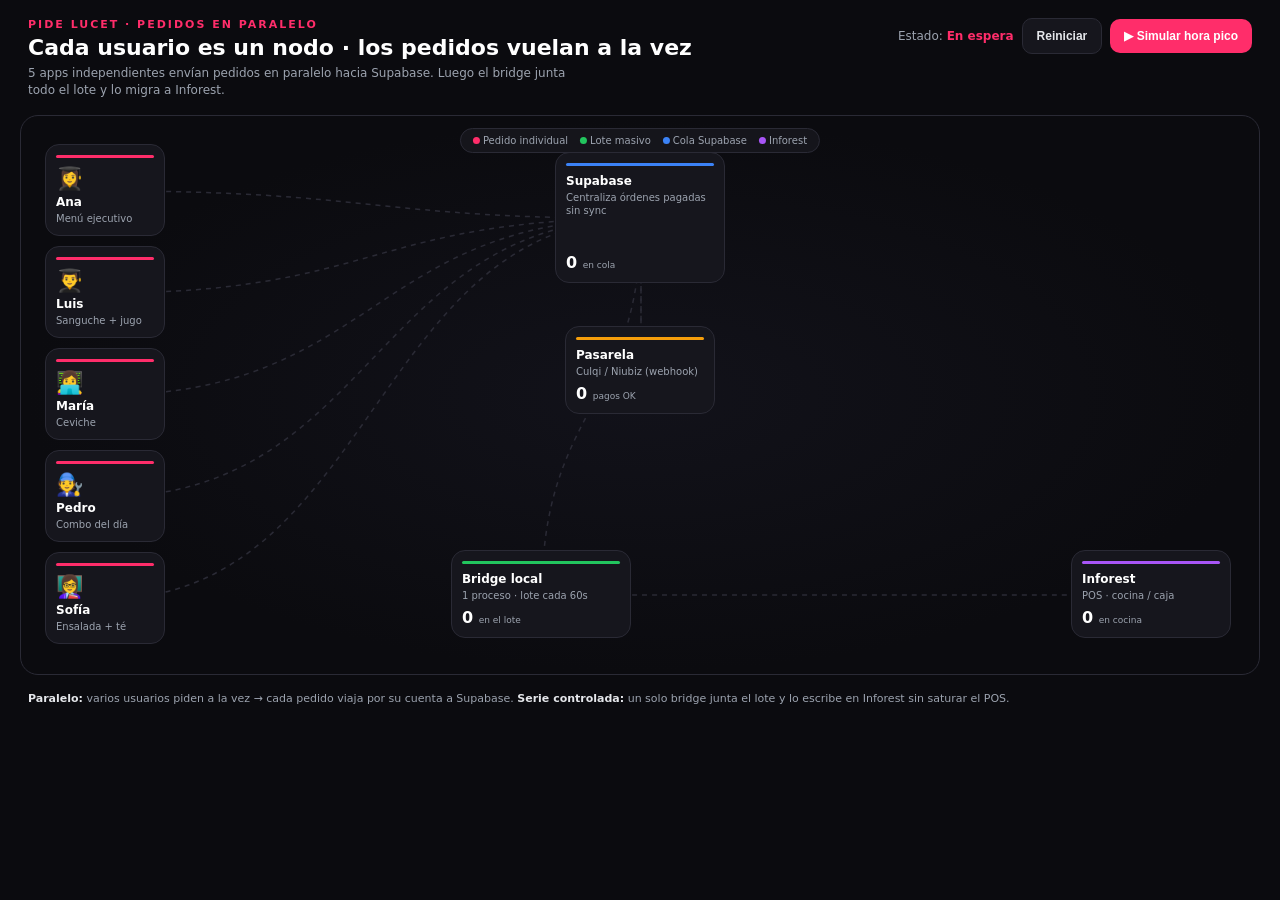
<file: Arquitectura_Pide_LUCET (3).html>
<!DOCTYPE html>
<html lang="es">
<head>
<meta charset="UTF-8" />
<meta name="viewport" content="width=device-width, initial-scale=1.0" />
<title>Pide LUCET · Flujo de pedidos en paralelo</title>
<style>
  :root {
    --bg: #0b0b0f;
    --card: #16161d;
    --pink: #ff2d6a;
    --blue: #3b82f6;
    --amber: #f59e0b;
    --green: #22c55e;
    --purple: #a855f7;
    --white: #ffffff;
    --muted: #9ca3af;
    --light: #e5e7eb;
    --line: #2a2a35;
  }
  * { box-sizing: border-box; margin: 0; padding: 0; }
  body {
    font-family: "Segoe UI", system-ui, sans-serif;
    background: var(--bg);
    color: var(--light);
    min-height: 100vh;
  }
  header {
    padding: 18px 28px 6px;
    display: flex;
    justify-content: space-between;
    align-items: flex-start;
    gap: 14px;
    flex-wrap: wrap;
  }
  .brand { font-size: 11px; letter-spacing: 2px; color: var(--pink); font-weight: 700; }
  h1 { font-size: 22px; font-weight: 800; color: var(--white); margin-top: 4px; }
  .subtitle { color: var(--muted); font-size: 12px; margin-top: 5px; max-width: 560px; line-height: 1.4; }
  .controls { display: flex; gap: 8px; align-items: center; flex-wrap: wrap; }
  button {
    border: none; cursor: pointer; border-radius: 10px;
    padding: 10px 14px; font-weight: 700; font-size: 12px;
  }
  .btn-primary { background: var(--pink); color: white; }
  .btn-secondary { background: var(--card); color: var(--light); border: 1px solid var(--line); }
  .status { font-size: 12px; color: var(--muted); max-width: 300px; }
  .status strong { color: var(--pink); }

  .stage {
    position: relative;
    margin: 10px 20px 16px;
    height: 560px;
    background: radial-gradient(ellipse at center, #12121a 0%, var(--bg) 70%);
    border: 1px solid var(--line);
    border-radius: 18px;
    overflow: hidden;
  }

  .node {
    position: absolute;
    background: var(--card);
    border: 1px solid var(--line);
    border-radius: 14px;
    padding: 10px 10px;
    transition: 0.35s ease;
    z-index: 5;
  }
  .node.active {
    border-color: var(--accent);
    box-shadow: 0 0 0 1px var(--accent), 0 0 22px color-mix(in srgb, var(--accent) 35%, transparent);
  }
  .node .bar { height: 3px; border-radius: 3px; background: var(--accent); margin-bottom: 8px; }
  .node h3 { font-size: 12px; color: var(--white); margin-bottom: 3px; }
  .node p { font-size: 10px; color: var(--muted); line-height: 1.3; }
  .node .count {
    margin-top: 6px;
    font-size: 16px;
    font-weight: 800;
    color: var(--white);
  }
  .node .count small { font-size: 9px; color: var(--muted); font-weight: 500; }

  /* Individual user nodes - left column */
  .user-node {
    width: 120px;
    --accent: var(--pink);
  }
  .user-node .avatar {
    font-size: 22px;
    margin-bottom: 4px;
  }
  .user-node.ordering {
    border-color: var(--pink);
    box-shadow: 0 0 16px color-mix(in srgb, var(--pink) 40%, transparent);
  }
  .user-node.paid {
    border-color: color-mix(in srgb, var(--green) 60%, var(--line));
  }

  #u1 { left: 24px; top: 28px; }
  #u2 { left: 24px; top: 130px; }
  #u3 { left: 24px; top: 232px; }
  #u4 { left: 24px; top: 334px; }
  #u5 { left: 24px; top: 436px; }

  #nodeSupabase { left: 50%; top: 36px; transform: translateX(-50%); --accent: var(--blue); width: 170px; }
  #nodePay { left: 50%; top: 210px; transform: translateX(-50%); --accent: var(--amber); width: 150px; }
  #nodeBridge { left: 42%; bottom: 36px; transform: translateX(-50%); --accent: var(--green); width: 180px; }
  #nodeInforest { right: 28px; bottom: 36px; --accent: var(--purple); width: 160px; }

  .queue {
    display: flex;
    flex-wrap: wrap;
    gap: 4px;
    margin-top: 6px;
    min-height: 24px;
  }
  .qdot {
    width: 22px; height: 22px;
    border-radius: 6px;
    background: var(--blue);
    color: white;
    font-size: 9px;
    font-weight: 800;
    display: flex; align-items: center; justify-content: center;
    opacity: 0;
    transform: scale(0.4);
    transition: 0.35s ease;
  }
  .qdot.show { opacity: 1; transform: scale(1); }

  .paths {
    position: absolute;
    inset: 0;
    width: 100%;
    height: 100%;
    z-index: 1;
    pointer-events: none;
  }
  .paths path {
    fill: none;
    stroke: #2a2a35;
    stroke-width: 1.5;
    stroke-dasharray: 5 5;
  }
  .paths path.lit {
    stroke: var(--pink);
    stroke-dasharray: none;
    filter: drop-shadow(0 0 5px color-mix(in srgb, var(--pink) 55%, transparent));
  }
  .paths path.lit-green {
    stroke: var(--green);
    stroke-dasharray: none;
    filter: drop-shadow(0 0 5px color-mix(in srgb, var(--green) 55%, transparent));
  }
  .paths path.lit-blue {
    stroke: var(--blue);
    stroke-dasharray: none;
    filter: drop-shadow(0 0 5px color-mix(in srgb, var(--blue) 45%, transparent));
  }

  .packet {
    position: absolute;
    z-index: 20;
    width: 32px;
    height: 32px;
    border-radius: 9px;
    background: var(--pink);
    color: white;
    font-size: 10px;
    font-weight: 800;
    display: flex;
    align-items: center;
    justify-content: center;
    box-shadow: 0 0 14px color-mix(in srgb, var(--pink) 55%, transparent);
    opacity: 0;
    pointer-events: none;
  }
  .packet.show { opacity: 1; }
  .packet.batch {
    width: 52px;
    height: 52px;
    border-radius: 14px;
    background: var(--green);
    box-shadow: 0 0 20px color-mix(in srgb, var(--green) 55%, transparent);
    font-size: 14px;
  }

  .legend-bar {
    position: absolute;
    left: 50%;
    top: 12px;
    transform: translateX(-50%);
    display: flex;
    gap: 12px;
    font-size: 10px;
    color: var(--muted);
    background: rgba(22,22,29,0.92);
    padding: 6px 12px;
    border-radius: 999px;
    border: 1px solid var(--line);
    z-index: 10;
    white-space: nowrap;
  }
  .legend-bar i {
    display: inline-block;
    width: 7px; height: 7px;
    border-radius: 50%;
    margin-right: 3px;
  }

  footer {
    padding: 0 28px 20px;
    font-size: 11px;
    color: var(--muted);
    line-height: 1.45;
  }
  footer strong { color: var(--light); }
</style>
</head>
<body>
  <header>
    <div>
      <div class="brand">PIDE LUCET · PEDIDOS EN PARALELO</div>
      <h1>Cada usuario es un nodo · los pedidos vuelan a la vez</h1>
      <p class="subtitle">
        5 apps independientes envían pedidos en paralelo hacia Supabase.
        Luego el bridge junta todo el lote y lo migra a Inforest.
      </p>
    </div>
    <div class="controls">
      <div class="status">Estado: <strong id="statusText">En espera</strong></div>
      <button class="btn-secondary" id="btnReset">Reiniciar</button>
      <button class="btn-primary" id="btnPlay">▶ Simular hora pico</button>
    </div>
  </header>

  <div class="stage" id="stage">
    <svg class="paths" id="svgPaths"></svg>

    <div class="legend-bar">
      <span><i style="background:var(--pink)"></i>Pedido individual</span>
      <span><i style="background:var(--green)"></i>Lote masivo</span>
      <span><i style="background:var(--blue)"></i>Cola Supabase</span>
      <span><i style="background:var(--purple)"></i>Inforest</span>
    </div>

    <!-- 5 user nodes -->
    <div class="node user-node" id="u1" data-user="1">
      <div class="bar"></div>
      <div class="avatar">👩‍🎓</div>
      <h3>Ana</h3>
      <p>Menú ejecutivo</p>
    </div>
    <div class="node user-node" id="u2" data-user="2">
      <div class="bar"></div>
      <div class="avatar">👨‍🎓</div>
      <h3>Luis</h3>
      <p>Sanguche + jugo</p>
    </div>
    <div class="node user-node" id="u3" data-user="3">
      <div class="bar"></div>
      <div class="avatar">👩‍💻</div>
      <h3>María</h3>
      <p>Ceviche</p>
    </div>
    <div class="node user-node" id="u4" data-user="4">
      <div class="bar"></div>
      <div class="avatar">🧑‍🔧</div>
      <h3>Pedro</h3>
      <p>Combo del día</p>
    </div>
    <div class="node user-node" id="u5" data-user="5">
      <div class="bar"></div>
      <div class="avatar">👩‍🏫</div>
      <h3>Sofía</h3>
      <p>Ensalada + té</p>
    </div>

    <div class="node" id="nodeSupabase">
      <div class="bar"></div>
      <h3>Supabase</h3>
      <p>Centraliza órdenes pagadas sin sync</p>
      <div class="queue" id="queue"></div>
      <div class="count"><span id="cntQueue">0</span> <small>en cola</small></div>
    </div>

    <div class="node" id="nodePay">
      <div class="bar"></div>
      <h3>Pasarela</h3>
      <p>Culqi / Niubiz (webhook)</p>
      <div class="count"><span id="cntPay">0</span> <small>pagos OK</small></div>
    </div>

    <div class="node" id="nodeBridge">
      <div class="bar"></div>
      <h3>Bridge local</h3>
      <p>1 proceso · lote cada 60s</p>
      <div class="count"><span id="cntBatch">0</span> <small>en el lote</small></div>
    </div>

    <div class="node" id="nodeInforest">
      <div class="bar"></div>
      <h3>Inforest</h3>
      <p>POS · cocina / caja</p>
      <div class="count"><span id="cntInf">0</span> <small>en cocina</small></div>
    </div>
  </div>

  <footer>
    <strong>Paralelo:</strong> varios usuarios piden a la vez → cada pedido viaja por su cuenta a Supabase.
    <strong>Serie controlada:</strong> un solo bridge junta el lote y lo escribe en Inforest sin saturar el POS.
  </footer>

<script>
const stage = document.getElementById("stage");
const statusText = document.getElementById("statusText");
const btnPlay = document.getElementById("btnPlay");
const btnReset = document.getElementById("btnReset");
let timers = [];
let playing = false;
let payCount = 0;

// Slower timings (ms)
const T = {
  toSupabase: 1400,
  toPay: 1100,
  backSupabase: 1100,
  stagger: 450,      // delay between starting each user's order (still overlaps)
  pausePay: 500,
  batchToBridge: 1800,
  batchToInf: 2000,
  betweenPhase: 900
};

function $(id) { return document.getElementById(id); }
function clearTimers() { timers.forEach(t => clearTimeout(t)); timers = []; }
function sleep(ms) {
  return new Promise(r => { const t = setTimeout(r, ms); timers.push(t); });
}

function centerOf(el) {
  const sr = stage.getBoundingClientRect();
  const r = el.getBoundingClientRect();
  return {
    x: r.left - sr.left + r.width / 2,
    y: r.top - sr.top + r.height / 2
  };
}

function drawPaths() {
  const svg = $("svgPaths");
  const s = centerOf($("nodeSupabase"));
  const p = centerOf($("nodePay"));
  const b = centerOf($("nodeBridge"));
  const i = centerOf($("nodeInforest"));

  let paths = "";
  // User → Supabase (5 paths)
  for (let n = 1; n <= 5; n++) {
    const u = centerOf($("u" + n));
    paths += `<path id="pathU${n}S" d="M ${u.x} ${u.y} C ${(u.x+s.x)/2} ${u.y}, ${(u.x+s.x)/2} ${s.y}, ${s.x} ${s.y}" />`;
  }
  // Supabase ↔ Pay
  paths += `<path id="pathSP" d="M ${s.x} ${s.y} C ${s.x} ${(s.y+p.y)/2}, ${p.x} ${(s.y+p.y)/2}, ${p.x} ${p.y}" />`;
  paths += `<path id="pathPS" d="M ${p.x} ${p.y} C ${p.x} ${(p.y+s.y)/2}, ${s.x} ${(p.y+s.y)/2}, ${s.x} ${s.y}" />`;
  // Supabase → Bridge → Inforest
  paths += `<path id="pathSB" d="M ${s.x} ${s.y} C ${s.x} ${(s.y+b.y)/2}, ${b.x} ${(s.y+b.y)/2}, ${b.x} ${b.y}" />`;
  paths += `<path id="pathBI" d="M ${b.x} ${b.y} C ${(b.x+i.x)/2} ${b.y}, ${(b.x+i.x)/2} ${i.y}, ${i.x} ${i.y}" />`;

  svg.innerHTML = paths;
}

function litPath(id, cls = "lit") {
  const p = document.getElementById(id);
  if (p) p.classList.add(cls);
}
function unlitPath(id) {
  const p = document.getElementById(id);
  if (p) p.classList.remove("lit", "lit-green", "lit-blue");
}

function setStatus(t) { statusText.textContent = t; }

function createPacket(label, batch = false) {
  const d = document.createElement("div");
  d.className = "packet" + (batch ? " batch" : "");
  d.textContent = label;
  stage.appendChild(d);
  return d;
}

function animateAlong(packet, pathId, duration) {
  return new Promise(resolve => {
    const path = document.getElementById(pathId);
    if (!path) { resolve(); return; }
    const len = path.getTotalLength();
    packet.classList.add("show");
    const start = performance.now();
    function frame(now) {
      const t = Math.min(1, (now - start) / duration);
      // ease in-out
      const ease = t < 0.5 ? 2 * t * t : -1 + (4 - 2 * t) * t;
      const pt = path.getPointAtLength(ease * len);
      packet.style.left = (pt.x - packet.offsetWidth / 2) + "px";
      packet.style.top = (pt.y - packet.offsetHeight / 2) + "px";
      if (t < 1) requestAnimationFrame(frame);
      else resolve();
    }
    requestAnimationFrame(frame);
  });
}

function addQueueDot(id) {
  const dot = document.createElement("div");
  dot.className = "qdot";
  dot.textContent = "#" + id;
  $("queue").appendChild(dot);
  requestAnimationFrame(() => dot.classList.add("show"));
  $("cntQueue").textContent = String($("queue").children.length);
}

function resetUI() {
  clearTimers();
  playing = false;
  payCount = 0;
  btnPlay.disabled = false;
  btnPlay.textContent = "▶ Simular hora pico";
  setStatus("En espera");
  document.querySelectorAll(".packet").forEach(p => p.remove());
  document.querySelectorAll(".node").forEach(n => {
    n.classList.remove("active", "ordering", "paid");
  });
  document.querySelectorAll(".paths path").forEach(p => p.classList.remove("lit", "lit-green", "lit-blue"));
  $("queue").innerHTML = "";
  $("cntQueue").textContent = "0";
  $("cntPay").textContent = "0";
  $("cntBatch").textContent = "0";
  $("cntInf").textContent = "0";
  drawPaths();
}

/** One user's full journey: App → Supabase → Pay → Supabase (queued) */
async function runUserOrder(userId) {
  const node = $("u" + userId);
  node.classList.add("ordering");
  setStatus(`Usuario ${userId}: enviando pedido desde su app…`);

  const pkt = createPacket("#" + userId);
  const start = centerOf(node);
  pkt.style.left = (start.x - 16) + "px";
  pkt.style.top = (start.y - 16) + "px";
  pkt.classList.add("show");

  // App → Supabase
  litPath("pathU" + userId + "S");
  $("nodeSupabase").classList.add("active");
  await animateAlong(pkt, "pathU" + userId + "S", T.toSupabase);
  unlitPath("pathU" + userId + "S");

  // Supabase → Pay
  litPath("pathSP");
  $("nodePay").classList.add("active");
  setStatus(`Pedido #${userId}: procesando pago…`);
  await animateAlong(pkt, "pathSP", T.toPay);
  unlitPath("pathSP");
  await sleep(T.pausePay);

  payCount += 1;
  $("cntPay").textContent = String(payCount);

  // Pay → Supabase (paid)
  litPath("pathPS", "lit-blue");
  setStatus(`Pedido #${userId}: pagado · entra a la cola de sync`);
  await animateAlong(pkt, "pathPS", T.backSupabase);
  unlitPath("pathPS");

  addQueueDot(userId);
  node.classList.remove("ordering");
  node.classList.add("paid");
  pkt.remove();
}

async function play() {
  if (playing) return;
  resetUI();
  playing = true;
  btnPlay.disabled = true;
  btnPlay.textContent = "Simulando…";
  drawPaths();

  setStatus("Hora pico: varios usuarios piden en paralelo");

  // Launch orders with stagger so they OVERLAP (parallel), not one-after-another
  const jobs = [];
  for (let i = 1; i <= 5; i++) {
    jobs.push((async () => {
      await sleep((i - 1) * T.stagger);
      await runUserOrder(i);
    })());
  }
  await Promise.all(jobs);

  // All in queue — bridge sweep
  await sleep(T.betweenPhase);
  document.querySelectorAll(".node").forEach(n => n.classList.remove("active"));
  $("nodeBridge").classList.add("active");
  $("nodeSupabase").classList.add("active");
  setStatus("Bridge: toma foto de las 5 órdenes pagadas sin sincronizar");

  const batch = createPacket("×5", true);
  const s = centerOf($("nodeSupabase"));
  batch.style.left = (s.x - 26) + "px";
  batch.style.top = (s.y - 26) + "px";
  batch.classList.add("show");
  $("cntBatch").textContent = "5";
  $("queue").innerHTML = "";
  $("cntQueue").textContent = "0";

  litPath("pathSB", "lit-green");
  await animateAlong(batch, "pathSB", T.batchToBridge);
  unlitPath("pathSB");

  setStatus("Bridge prepara INSERT idempotente del lote completo");
  await sleep(600);

  litPath("pathBI", "lit-green");
  $("nodeInforest").classList.add("active");
  $("nodeBridge").classList.remove("active");
  setStatus("Migración masiva: las 5 órdenes viajan juntas a Inforest");
  await animateAlong(batch, "pathBI", T.batchToInf);
  unlitPath("pathBI");

  $("cntInf").textContent = "5";
  $("cntBatch").textContent = "0";
  batch.remove();
  setStatus("Listo · 5 pedidos en Inforest · próximo ciclo del bridge en 60s");

  playing = false;
  btnPlay.disabled = false;
  btnPlay.textContent = "▶ Simular de nuevo";
}

btnPlay.addEventListener("click", play);
btnReset.addEventListener("click", resetUI);
window.addEventListener("resize", drawPaths);
drawPaths();
</script>
</body>
</html>
</file>
